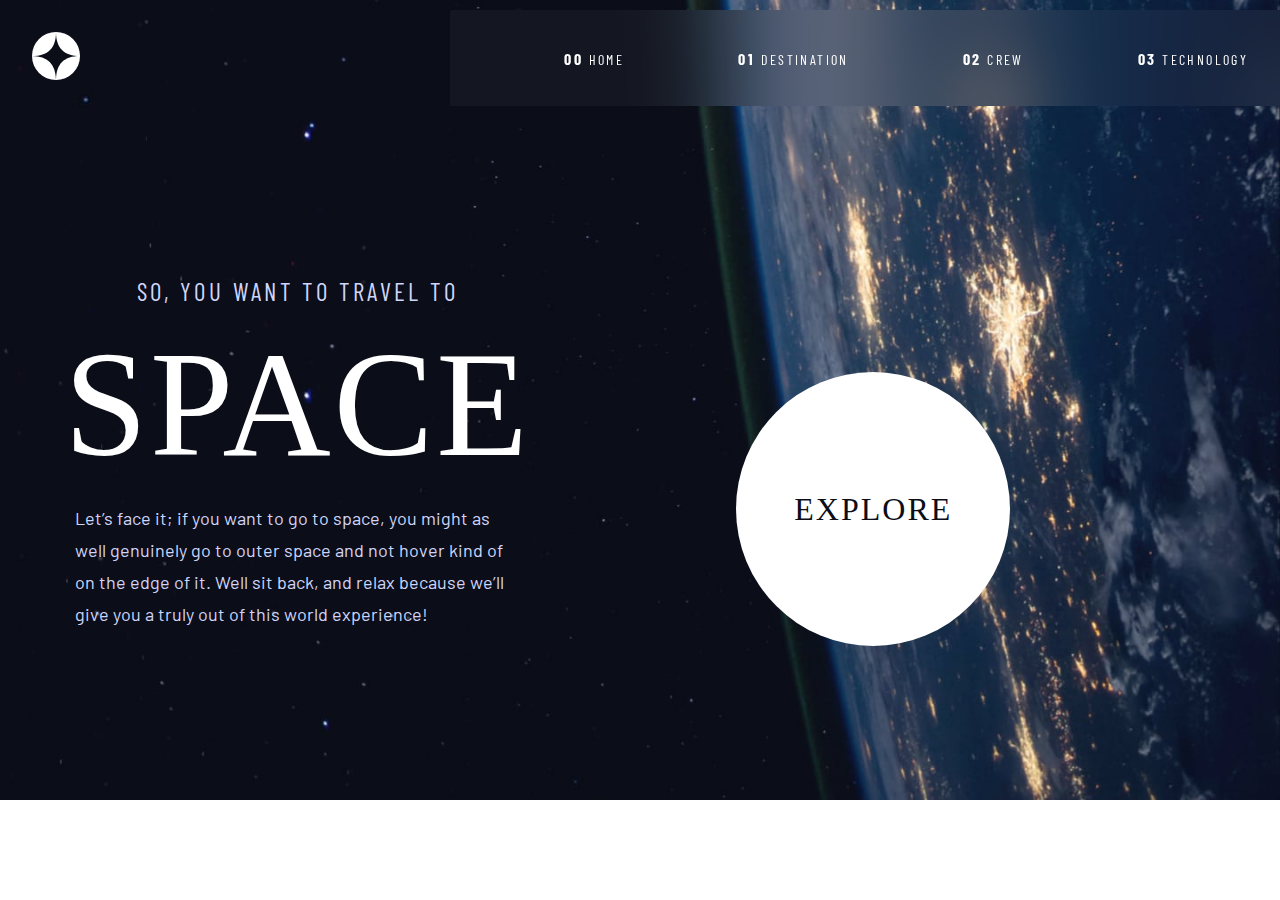
<file: index.html>
<!DOCTYPE html>
<html lang="en">
<head>
  <meta charset="UTF-8">
  <meta name="viewport" content="width=device-width, initial-scale=1.0">
  <link rel="stylesheet" href="./styles/index.css">
  <!-- <link rel="stylesheet" href="output.css"> -->
  <link rel="preconnect" href="https://fonts.googleapis.com">
  <link rel="preconnect" href="https://fonts.googleapis.com">
  <link rel="preconnect" href="https://fonts.gstatic.com" crossorigin>
  <link href="https://fonts.googleapis.com/css2?family=Bellefair&display=swap" rel="stylesheet">
  <link rel="preconnect" href="https://fonts.gstatic.com" crossorigin>
  <link href="https://fonts.googleapis.com/css2?family=Barlow&family=Barlow+Condensed&display=swap" rel="stylesheet">
  <link rel="icon" type="image/png" sizes="32x32" href="./assets/favicon-32x32.png">
  <title>Space tourism Home</title>
</head>
<body>
  <header>
    <div class="header__logo">
      <a href="index.html"><img src="./assets/shared/logo.svg" alt="logo"></a>
    </div>
    <hr class="bwtween">
    <button class="mobile-nav-toggle" aria-controls="primary-navigation" aria-expanded="false"><span class="sr-only"></span></button>
    <div class="navbar_main">
      <ul class="navbar" aria-expanded="false" id="primary-navigation" data-visible="false">
        <li><a href="index.html"><span>00</span> HOME</a></li>
        <li><a href="destination-moon.html"><span>01</span> DESTINATION</a></li>
        <li><a href="crew-commander.html"><span>02</span> CREW</a></li>
        <li><a href="technology-vehicle.html"><span>03</span> TECHNOLOGY</a></li>
      </ul>
    </div>
  </header>
  <hr>
  <main class="hero">
    <div class="hero_text">
      <h3>SO, YOU WANT TO TRAVEL TO</h3>
      <H1>SPACE</H1>
      <P>Let’s face it; if you want to go to space, you might as well genuinely go to outer space and not hover kind of on the edge of it. Well sit back, and relax because we’ll give you a truly out of this world experience!</P>
    </div>
    <div class="hero_img">
        EXPLORE
    </div>
  </main>
  <script src="./nav/nav.js"></script>
</body>
</html>
</file>
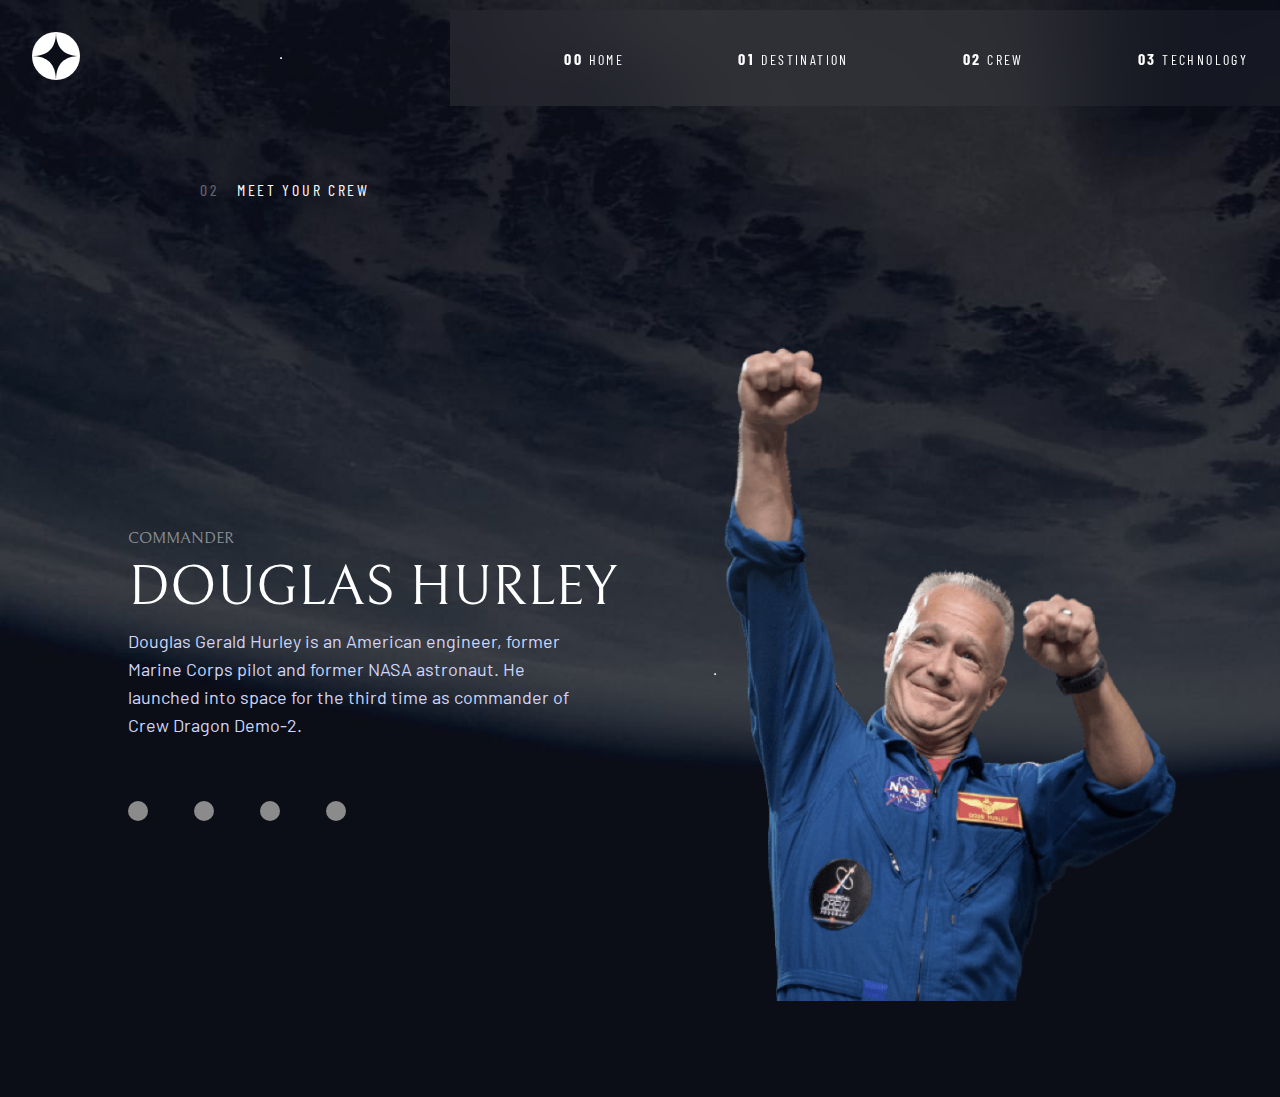
<file: crew-commander.html>
<!DOCTYPE html>
<html lang="en">
<head>
  <meta charset="UTF-8">
  <meta name="viewport" content="width=device-width, initial-scale=1.0">
  <link rel="stylesheet" href="./styles/crew.css">
  <link rel="preconnect" href="https://fonts.googleapis.com">
  <link rel="preconnect" href="https://fonts.googleapis.com">
  <link rel="preconnect" href="https://fonts.gstatic.com" crossorigin>
  <link href="https://fonts.googleapis.com/css2?family=Bellefair&display=swap" rel="stylesheet">
  <link rel="preconnect" href="https://fonts.gstatic.com" crossorigin>
  <link href="https://fonts.googleapis.com/css2?family=Barlow&family=Barlow+Condensed&display=swap" rel="stylesheet">
  <link rel="icon" type="image/png" sizes="32x32" href="./assets/favicon-32x32.png">
  <title>Frontend Mentor | Space tourism website</title>
</head>
<body>
  <header>
    <div class="header__logo">
      <a href="index.html"><img src="./assets/shared/logo.svg" alt="logo"></a>
    </div>
    <hr>
    <div class="navbar_main">
      <ul class="navbar" aria-expanded="false" id="primary-navigation" data-visible="false">
        <li><a href="index.html"><span>00</span> HOME</a></li>
        <li><a href="destination-moon.html"><span>01</span> DESTINATION</a></li>
        <li><a href="crew-commander.html"><span>02</span> CREW</a></li>
        <li><a href="technology-vehicle.html"><span>03</span> TECHNOLOGY</a></li>
      </ul>
    </div>
    <button class="mobile-nav-toggle" aria-controls="primary-navigation" aria-expanded="false"><span class="sr-only"></span></button>
  </header>

  <main class="crew__hero">
    <div class="crew-title">
      <h2><span>02</span> MEET YOUR CREW</h2>
    </div>
    <div class="crew__main">
      <div class="crew_hero_img">
        <img src="./assets/crew/image-douglas-hurley.png" alt="douglas hurley">
      </div>
      <hr>
      <div class="dot__main">
        <div class="dot-navigation">
          <a href="crew-commander.html" class="dot"></a>
          <a href="crew-specialist.html" class="dot"></a>
          <a href="crew-pilot.html" class="dot"></a>
          <a href="crew-engineer.html" class="dot"></a>
          <!-- Add more dots as needed -->
        </div>
        <div class="crew_text">
          <div class="crew_about">
           <h1 class="title">COMMANDER</h1>
           <h1 class="name">DOUGLAS HURLEY</h1>
           <p>Douglas Gerald Hurley is an American engineer, former Marine Corps pilot and former NASA astronaut. He launched into space for the third time as commander of Crew Dragon Demo-2.</p>
          </div>
      </div>
        <!-- <H1>SPACE</H1>
        <P>Let’s face it; if you want to go to space, you might as well genuinely go to outer space and not hover kind of on the edge of it. Well sit back, and relax because we’ll give you a truly out of this world experience!</P> -->
      </div>
    </div>
  </main>
  <script src="./nav/nav.js" defer></script>
</body>
</html>
</file>
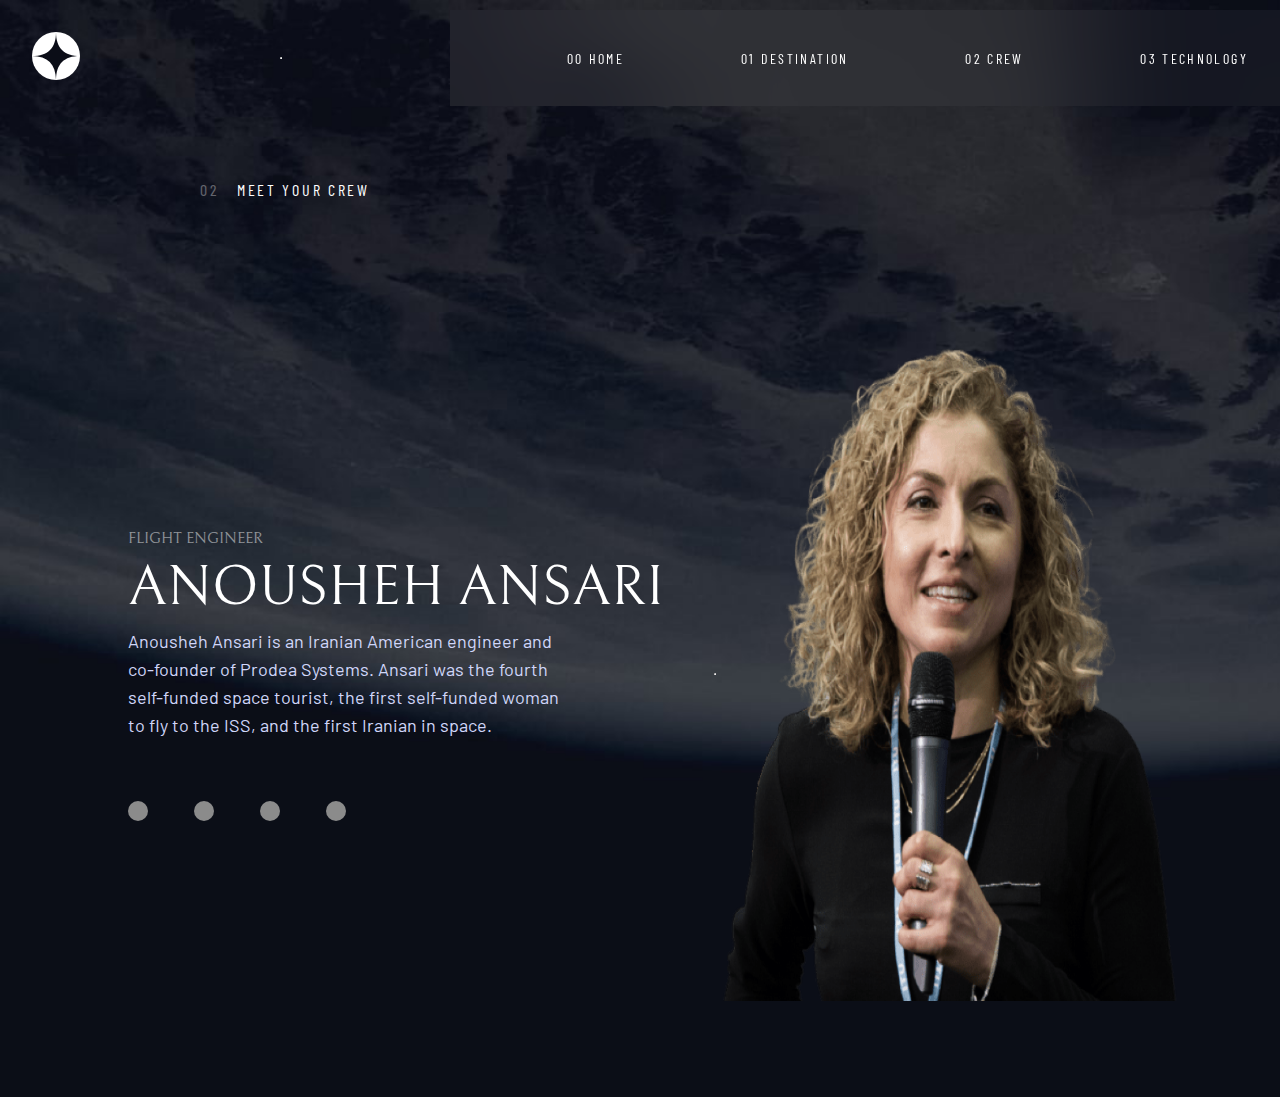
<file: crew-engineer.html>
<!DOCTYPE html>
<html lang="en">
<head>
  <meta charset="UTF-8">
  <meta name="viewport" content="width=device-width, initial-scale=1.0">
  <link rel="icon" type="image/png" sizes="32x32" href="./assets/favicon-32x32.png">
  <link rel="stylesheet" href="./styles/crew.css">
  <link rel="preconnect" href="https://fonts.googleapis.com">
  <link rel="preconnect" href="https://fonts.googleapis.com">
  <link rel="preconnect" href="https://fonts.gstatic.com" crossorigin>
  <link href="https://fonts.googleapis.com/css2?family=Bellefair&display=swap" rel="stylesheet">
  <link rel="preconnect" href="https://fonts.gstatic.com" crossorigin>
  <link href="https://fonts.googleapis.com/css2?family=Barlow&family=Barlow+Condensed&display=swap" rel="stylesheet">
  <title>Frontend Mentor | Space tourism website</title>
</head>
<body>
  <header>
    <div class="header__logo">
      <a href="index.html"><img src="./assets/shared/logo.svg" alt="logo"></a>
    </div>
    <hr>
    <div class="navbar_main">
      <ul class="navbar" aria-expanded="false" id="primary-navigation" data-visible="false">
        <li><a href="index.html">00 HOME</a></li>
        <li><a href="destination-moon.html">01 DESTINATION</a></li>
        <li><a href="crew-commander.html">02 CREW</a></li>
        <li><a href="technology-vehicle.html">03 TECHNOLOGY</a></li>
      </ul>
    </div>
    <button class="mobile-nav-toggle" aria-controls="primary-navigation" aria-expanded="false"><span class="sr-only"></span></button>
  </header>

  <main class="crew__hero">
    <div class="crew-title">
      <h2><span class="">02</span> MEET YOUR CREW</h2>
    </div>
    <div class="crew__main">
      <div class="crew_hero_img">
        <a href="index.html"><img src="./assets/crew/image-anousheh-ansari.png" alt="anoush ansari"></a>
      </div>
      <hr>
      <div class="dot__main">
        <div class="dot-navigation">
          <a href="crew-commander.html" class="dot"></a>
          <a href="crew-specialist.html" class="dot"></a>
          <a href="crew-pilot.html" class="dot"></a>
          <a href="crew-engineer.html" class="dot"></a>
          <!-- Add more dots as needed -->
        </div>
        <div class="crew_text">
          <div class="crew_about">
           <h1 class="title">FLIGHT ENGINEER</h1>
           <h1 class="name">ANOUSHEH ANSARI</h1>
           <p>Anousheh Ansari is an Iranian American engineer and co-founder of Prodea Systems. Ansari was the fourth self-funded space tourist, the first self-funded woman to fly to the ISS, and the first Iranian in space. </p>
          </div>
      </div>
        <!-- <H1>SPACE</H1>
        <P>Let’s face it; if you want to go to space, you might as well genuinely go to outer space and not hover kind of on the edge of it. Well sit back, and relax because we’ll give you a truly out of this world experience!</P> -->
      </div>
    </div>
  </main>
  <script src="./nav/nav.js" defer></script>
</body>
</html>
</file>
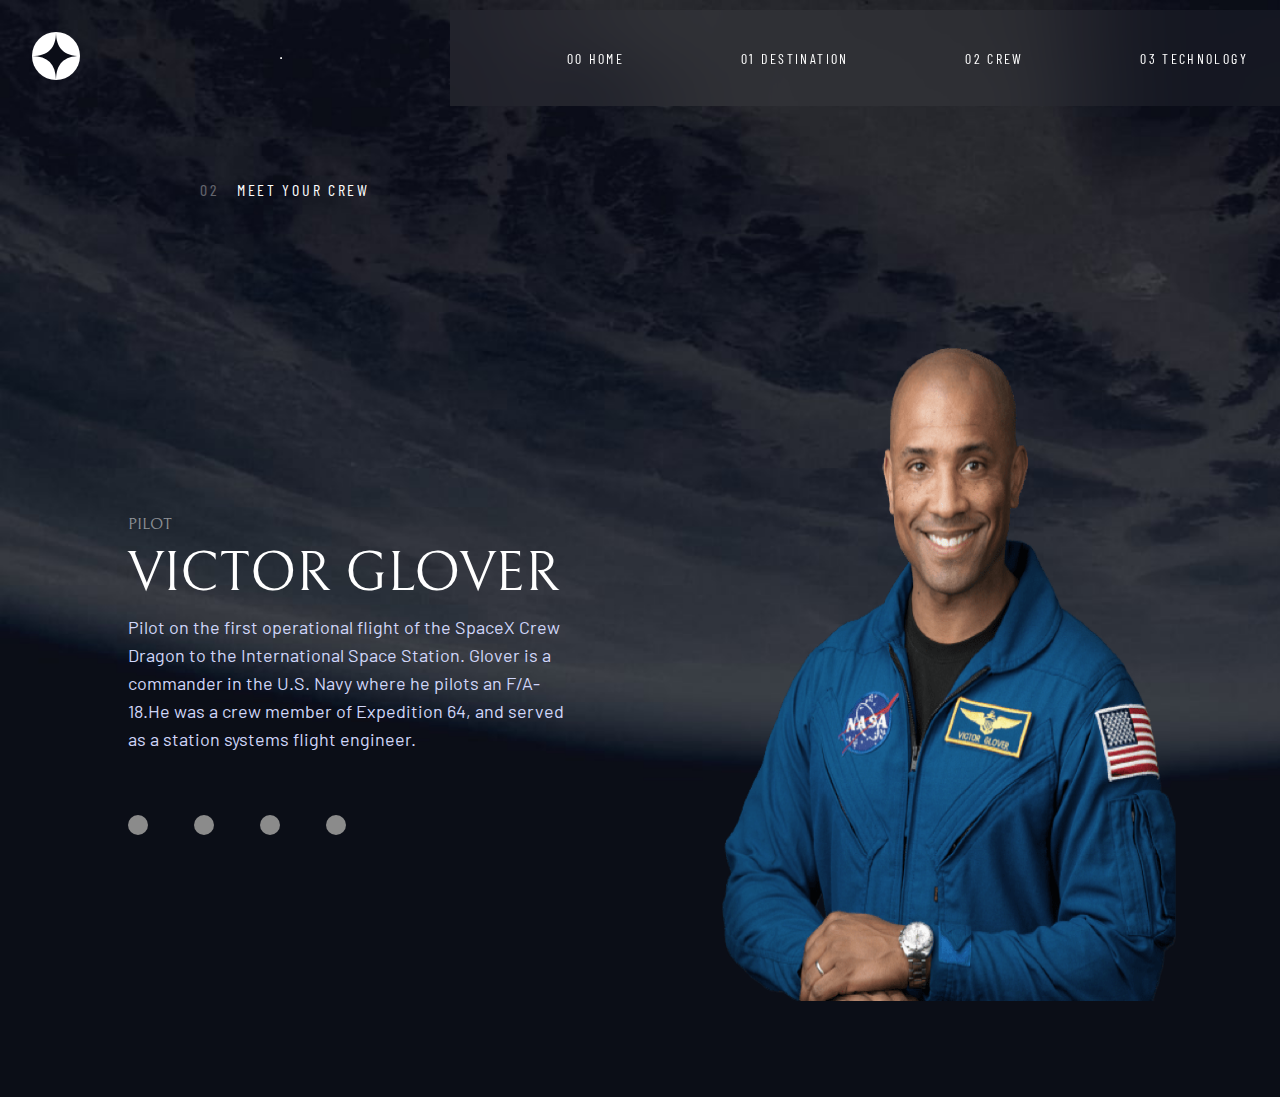
<file: crew-pilot.html>
<!DOCTYPE html>
<html lang="en">
<head>
  <meta charset="UTF-8">
  <meta name="viewport" content="width=device-width, initial-scale=1.0">
  <link rel="icon" type="image/png" sizes="32x32" href="./assets/favicon-32x32.png">
  <link rel="stylesheet" href="./styles/crew.css">
  <link rel="preconnect" href="https://fonts.googleapis.com">
  <link rel="preconnect" href="https://fonts.googleapis.com">
  <link rel="preconnect" href="https://fonts.gstatic.com" crossorigin>
  <link href="https://fonts.googleapis.com/css2?family=Bellefair&display=swap" rel="stylesheet">
  <link rel="preconnect" href="https://fonts.gstatic.com" crossorigin>
  <link href="https://fonts.googleapis.com/css2?family=Barlow&family=Barlow+Condensed&display=swap" rel="stylesheet">  
  <title>Frontend Mentor | Space tourism website</title>
  
  
</head>
<body>
  <header>
    <div class="header__logo">
      <a href="index.html"><img src="./assets/shared/logo.svg" alt="logo"></a>
    </div>
    <hr>
    <div class="navbar_main">
      <ul class="navbar" aria-expanded="false" id="primary-navigation" data-visible="false">
        <li><a href="index.html">00 HOME</a></li>
        <li><a href="destination-moon.html">01 DESTINATION</a></li>
        <li><a href="crew-commander.html">02 CREW</a></li>
        <li><a href="technology-vehicle.html">03 TECHNOLOGY</a></li>
      </ul>
    </div>
    <button class="mobile-nav-toggle" aria-controls="primary-navigation" aria-expanded="false"><span class="sr-only"></span></button>
  </header>

  <main class="crew__hero">
    <div class="crew-title">
      <h2><span class="">02</span> MEET YOUR CREW</h2>
    </div>
    <div class="crew__main">
      <div class="crew_hero_img">
        <img src="./assets/crew/image-victor-glover.png" alt="victor">
      </div>
      <div class="dot__main">
        <div class="dot-navigation">
          <a href="crew-commander.html" class="dot"></a>
          <a href="crew-specialist.html" class="dot"></a>
          <a href="crew-pilot.html" class="dot"></a>
          <a href="crew-engineer.html" class="dot"></a>
          <!-- Add more dots as needed -->
        </div>
        <div class="crew_text">
          <div class="crew_about">
           <h1 class="title">PILOT</h1>
           <h1 class="name">VICTOR GLOVER</h1>
           <p>Pilot on the first operational flight of the SpaceX Crew Dragon to the International Space Station. Glover is a commander in the U.S. Navy where he pilots an F/A-18.He was a crew member of Expedition 64, and served as a station systems flight engineer. </p> 
          </div>
      </div>
        <!-- <H1>SPACE</H1>
        <P>Let’s face it; if you want to go to space, you might as well genuinely go to outer space and not hover kind of on the edge of it. Well sit back, and relax because we’ll give you a truly out of this world experience!</P> -->
      </div>
    </div>
  </main>
  <script src="./nav/nav.js" defer></script>
</body>
</html>
</file>
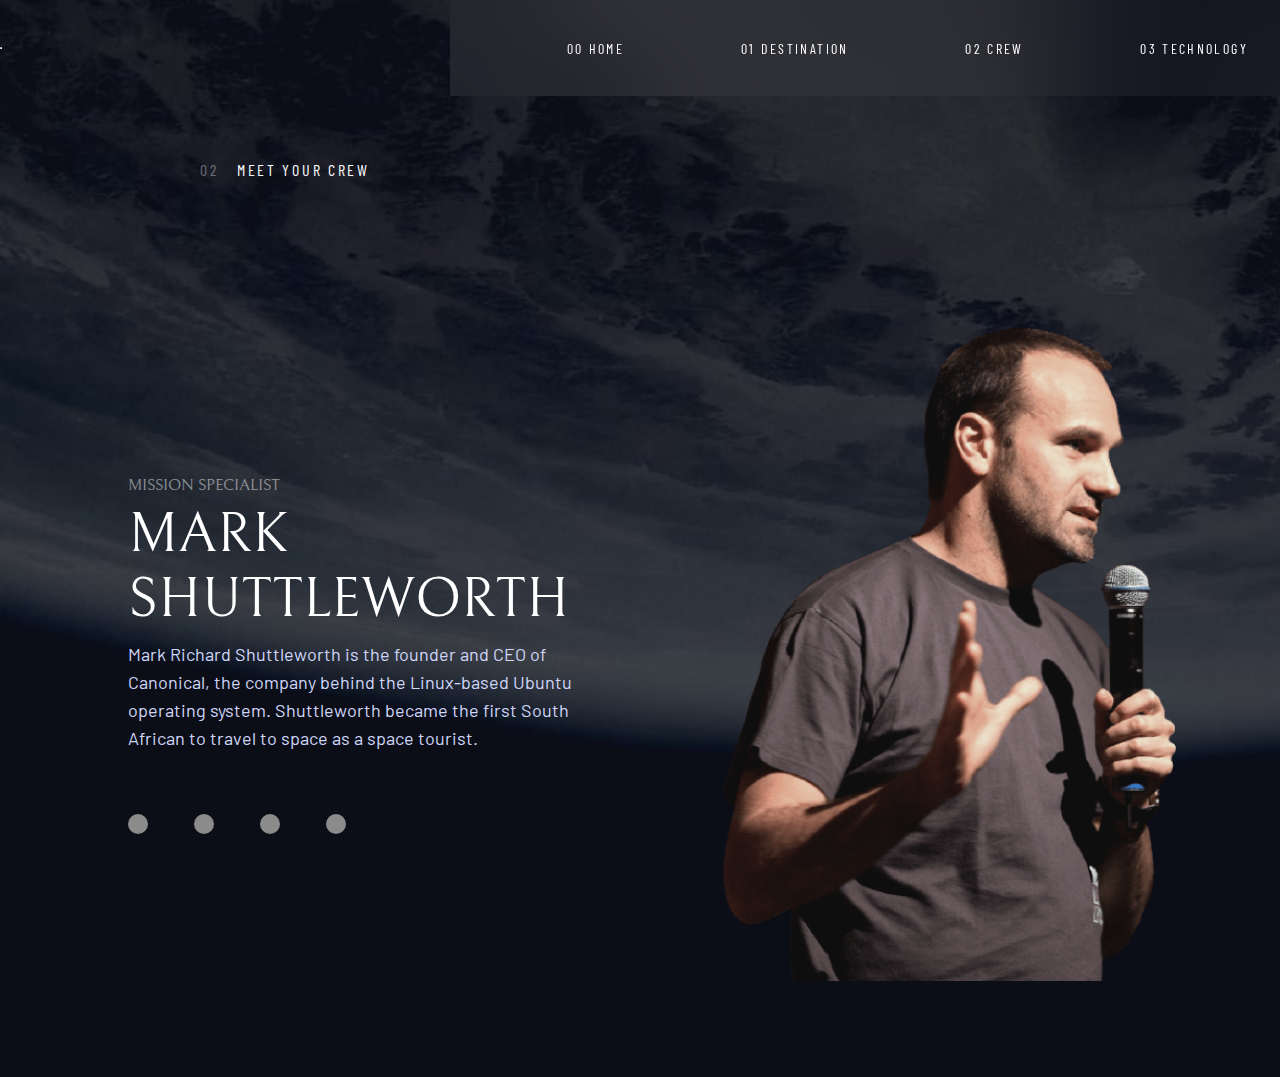
<file: crew-specialist.html>
<!DOCTYPE html>
<html lang="en">
<head>
  <meta charset="UTF-8">
  <meta name="viewport" content="width=device-width, initial-scale=1.0">
  <link rel="icon" type="image/png" sizes="32x32" href="./assets/favicon-32x32.png">
  <link rel="stylesheet" href="./styles/crew.css">
  <link rel="preconnect" href="https://fonts.googleapis.com">
  <link rel="preconnect" href="https://fonts.googleapis.com">
  <link rel="preconnect" href="https://fonts.gstatic.com" crossorigin>
  <link href="https://fonts.googleapis.com/css2?family=Bellefair&display=swap" rel="stylesheet">
  <link rel="preconnect" href="https://fonts.gstatic.com" crossorigin>
  <link href="https://fonts.googleapis.com/css2?family=Barlow&family=Barlow+Condensed&display=swap" rel="stylesheet">  
  <title>Frontend Mentor | Space tourism website</title>
</head>
<body>
  <header>
    <button class="mobile-nav-toggle" aria-controls="primary-navigation" aria-expanded="false"><span class="sr-only"></span></button>
    <hr>
    <div class="navbar_main">
      <ul class="navbar" aria-expanded="false" id="primary-navigation" data-visible="false">
        <li><a href="index.html">00 HOME</a></li>
        <li><a href="destination-moon.html">01 DESTINATION</a></li>
        <li><a href="crew-commander.html">02 CREW</a></li>
        <li><a href="technology-vehicle.html">03 TECHNOLOGY</a></li>
      </ul>
    </div>
    <button class="mobile-nav-toggle" aria-controls="primary-navigation" aria-expanded="false"><span class="sr-only"></span></button>
  </header>

  <main class="crew__hero">
    <div class="crew-title">
      <h2><span class="">02</span> MEET YOUR CREW</h2>
    </div>
    <div class="crew__main">
      <div class="crew_hero_img">
        <a href="index.html"><img src="./assets/crew/image-mark-shuttleworth.png" alt="mark"></a>
      </div>
      <div class="dot__main">
        <div class="dot-navigation">
          <a href="crew-commander.html" class="dot"></a>
          <a href="crew-specialist.html" class="dot"></a>
          <a href="crew-pilot.html" class="dot"></a>
          <a href="crew-engineer.html" class="dot"></a>
          <!-- Add more dots as needed -->
        </div>
        <div class="crew_text">
          <div class="crew_about">
           <h1 class="title">MISSION SPECIALIST</h1>
           <h1 class="name">MARK SHUTTLEWORTH</h1>
           <P>Mark Richard Shuttleworth is the founder and CEO of Canonical, the company behind the Linux-based Ubuntu operating system. Shuttleworth became the first South African to travel to space as a space tourist.</P>
          </div>
      </div>
        <!-- <H1>SPACE</H1>
        <P>Let’s face it; if you want to go to space, you might as well genuinely go to outer space and not hover kind of on the edge of it. Well sit back, and relax because we’ll give you a truly out of this world experience!</P> -->
      </div>
    </div>
    <script src="./nav/nav.js" defer></script>
  </main>
</body>
</html>
</file>
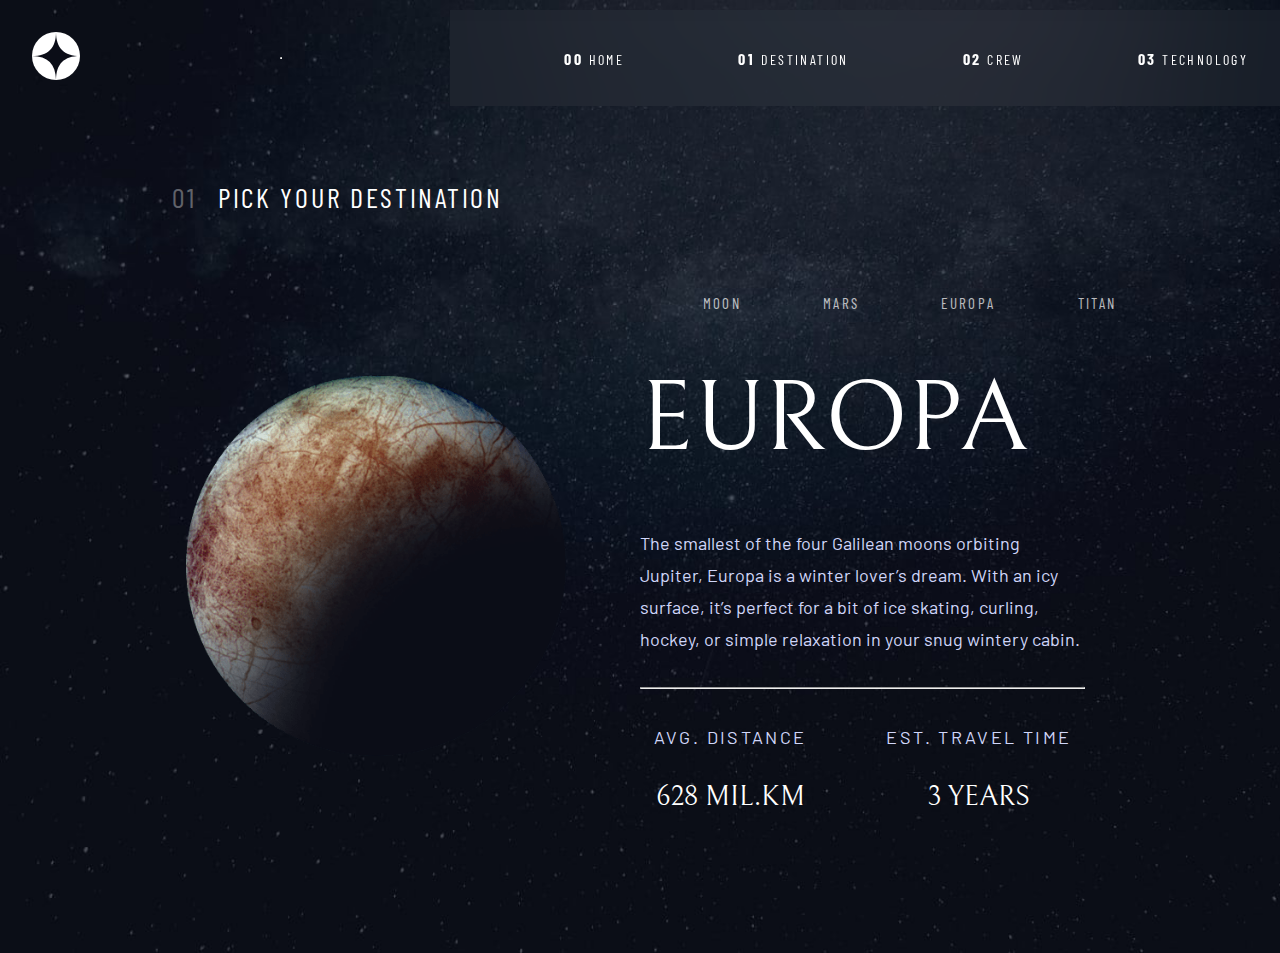
<file: destination-europa.html>
<!DOCTYPE html>
<html lang="en">
<head>
  <meta charset="UTF-8">
  <meta name="viewport" content="width=device-width, initial-scale=1.0">
  <link rel="icon" type="image/png" sizes="32x32" href="./assets/favicon-32x32.png">
  <link rel="stylesheet" href="./styles/destiny.css">
  <link rel="icon" type="image/png" sizes="32x32" href="./assets/favicon-32x32.png">
  <link rel="preconnect" href="https://fonts.googleapis.com">
  <link rel="preconnect" href="https://fonts.googleapis.com">
  <link rel="preconnect" href="https://fonts.gstatic.com" crossorigin>
  <link href="https://fonts.googleapis.com/css2?family=Bellefair&display=swap" rel="stylesheet">
  <link rel="preconnect" href="https://fonts.gstatic.com" crossorigin>
  <link href="https://fonts.googleapis.com/css2?family=Barlow&family=Barlow+Condensed&display=swap" rel="stylesheet">
  <title>Frontend Mentor | Space tourism website</title>
</head>
<body>
  <header>
    <div class="header__logo">
      <a href="index.html"><img src="./assets/shared/logo.svg" alt="logo"></a>
    </div>
    <hr>
    <div class="navbar_main">
      <ul class="navbar" aria-expanded="false" id="primary-navigation" data-visible="false">
        <li><a href="index.html"><span>00</span> HOME</a></li>
        <li><a href="destination-moon.html"><span>01</span> DESTINATION</a></li>
        <li><a href="crew-commander.html"><span>02</span> CREW</a></li>
        <li><a href="technology-vehicle.html"><span>03</span> TECHNOLOGY</a></li>
      </ul>
    </div>
    <button class="mobile-nav-toggle" aria-controls="primary-navigation" aria-expanded="false"><span class="sr-only"></span></button>
  </header>

  <main class="destiny__hero">
    <div class="des_choose">
      <h2><span class="">01</span> PICK YOUR DESTINATION</h2>
    </div>
    <div class="destiny__main">
      <div class="destiny_hero_img">
        <img src="./assets/destination/image-europa.png" alt="mars">
      </div>
      <div class="hero_text">
        <div class="destiny_nav">
          <ul class="moon-pages">
            <a href="destination-moon.html"><li>MOON</li></a>
            <a href="destination-mars.html"><li>MARS</li></a>
            <a href="destination-europa.html"><li>EUROPA</li></a>
            <a href="destination-titan.html"><li>TITAN</li></a>
          </ul>
        </div>
        <div class="destiny_text">
          <h1>EUROPA</h1>
          <p>The smallest of the four Galilean moons orbiting Jupiter, Europa is a winter lover’s dream. With an icy surface, it’s perfect for a bit of ice skating, curling, hockey, or simple relaxation in your snug wintery cabin.</p>
          <hr>
          <div class="destiny_time">
            <div>
              <p>AVG. DISTANCE</p>
              <h2>628 MIL.KM</h2>
            </div>
            <div>
              <p>EST. TRAVEL TIME</p>
              <h2>3 YEARS</h2>
            </div>
          </div>
        </div>
        <script src="./nav/nav.js" defer></script>    
</body>
</html>
</file>
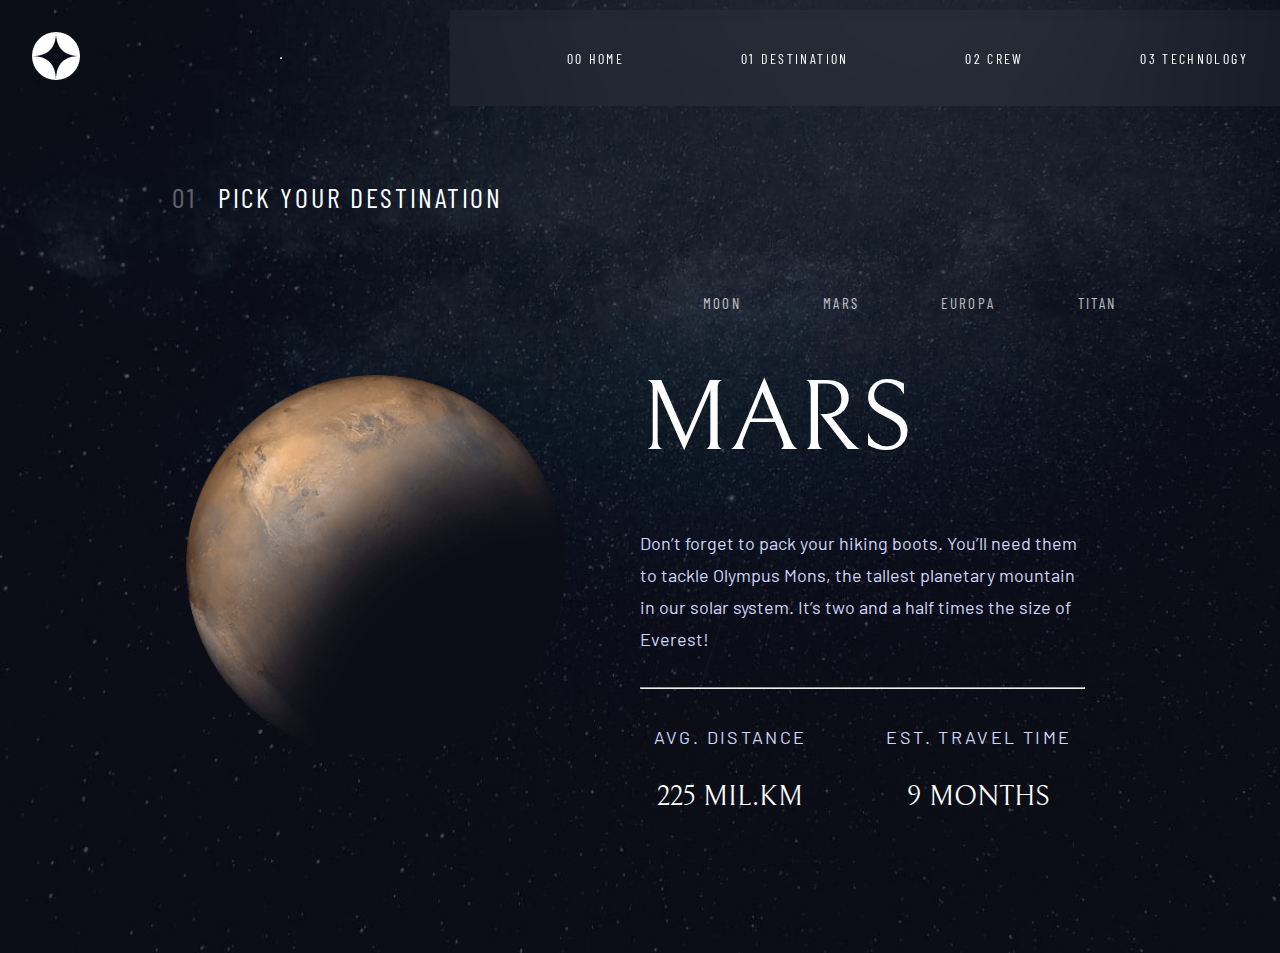
<file: destination-mars.html>
<!DOCTYPE html>
<html lang="en">
<head>
  <meta charset="UTF-8">
  <meta name="viewport" content="width=device-width, initial-scale=1.0">
  <link rel="stylesheet" href="./styles/destiny.css">
  <link rel="icon" type="image/png" sizes="32x32" href="./assets/favicon-32x32.png">
  <link rel="preconnect" href="https://fonts.googleapis.com">
  <link rel="preconnect" href="https://fonts.googleapis.com">
  <link rel="preconnect" href="https://fonts.gstatic.com" crossorigin>
  <link href="https://fonts.googleapis.com/css2?family=Bellefair&display=swap" rel="stylesheet">
  <link rel="preconnect" href="https://fonts.gstatic.com" crossorigin>
  <link href="https://fonts.googleapis.com/css2?family=Barlow&family=Barlow+Condensed&display=swap" rel="stylesheet">
  <title>Frontend Mentor | Space tourism website</title>
</head>
<body>
  <header>
    <div class="header__logo">
      <a href="index.html"><img src="./assets/shared/logo.svg" alt="logo"></a>
    </div>
    <hr>
    <div class="navbar_main">
      <ul class="navbar" aria-expanded="false" id="primary-navigation" data-visible="false">
        <li><a href="index.html">00 HOME</a></li>
        <li><a href="destination-moon.html">01 DESTINATION</a></li>
        <li><a href="crew-commander.html">02 CREW</a></li>
        <li><a href="technology-vehicle.html">03 TECHNOLOGY</a></li>
      </ul>
    </div>
  </header>
  <button class="mobile-nav-toggle" aria-controls="primary-navigation" aria-expanded="false"><span class="sr-only"></span></button>

  <main class="destiny__hero">
    <div class="des_choose">
      <h2><span class="">01</span> PICK YOUR DESTINATION</h2>
    </div>
    <div class="destiny__main">
      <div class="destiny_hero_img">
        <img src="./assets/destination/image-mars.png" alt="mars">
      </div>
      <div class="hero_text">
        <div class="destiny_nav">
          <ul class="moon-pages">
            <a href="destination-moon.html"><li>MOON</li></a>
            <a href="destination-mars.html"><li>MARS</li></a>
            <a href="destination-europa.html"><li>EUROPA</li></a>
            <a href="destination-titan.html"><li>TITAN</li></a>
          </ul>
        </div>
        <div class="destiny_text">
          <h1>MARS</h1>
          <p>Don’t forget to pack your hiking boots. You’ll need them to tackle Olympus Mons, the tallest planetary mountain in our solar system. It’s two and a half times the size of Everest!</p>
          <hr>
          <div class="destiny_time">
            <div>
              <p>AVG. DISTANCE</p>
              <h2>225 MIL.KM</h2>
            </div>
            <div>
              <p>EST. TRAVEL TIME</p>
              <h2>9 MONTHS</h2>
            </div>
          </div>
        </div>
        <script src="./nav/nav.js" defer></script>
   
</body>
</html>
</file>
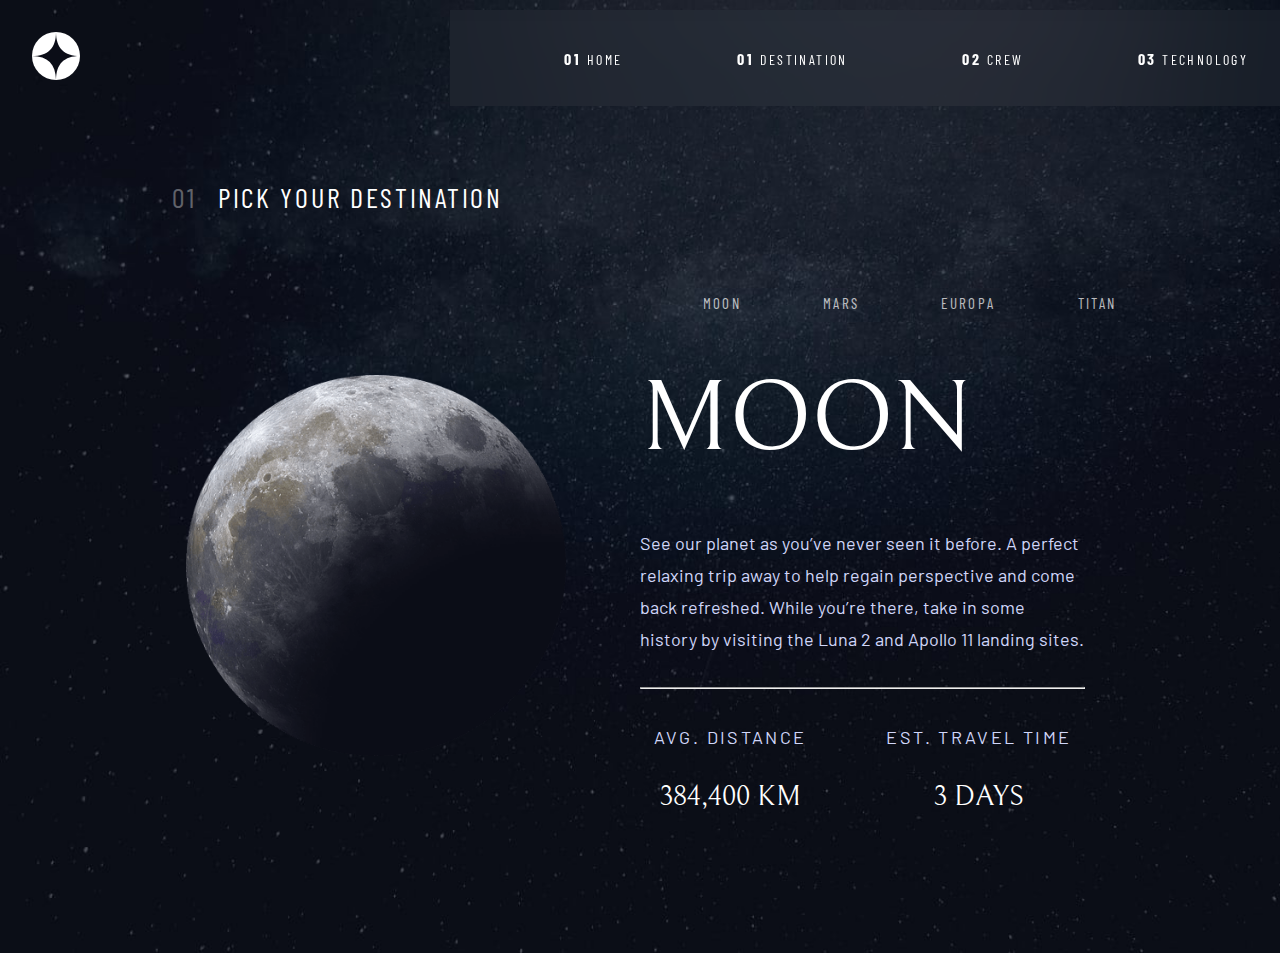
<file: destination-moon.html>
<!DOCTYPE html>
<html lang="en">
<head>
  <meta charset="UTF-8">
  <meta name="viewport" content="width=device-width, initial-scale=1.0">
  <link rel="stylesheet" href="./styles/destiny.css">
  <link rel="icon" type="image/png" sizes="32x32" href="./assets/favicon-32x32.png">
  <link rel="preconnect" href="https://fonts.googleapis.com">
  <link rel="preconnect" href="https://fonts.googleapis.com">
  <link rel="preconnect" href="https://fonts.gstatic.com" crossorigin>
  <link href="https://fonts.googleapis.com/css2?family=Bellefair&display=swap" rel="stylesheet">
  <link rel="preconnect" href="https://fonts.gstatic.com" crossorigin>
  <link href="https://fonts.googleapis.com/css2?family=Barlow&family=Barlow+Condensed&display=swap" rel="stylesheet">
  
  <title>Frontend Mentor | Space tourism website</title>
</head>
<body>
  <header>
    <div class="header__logo">
      <a href="index.html"><img src="./assets/shared/logo.svg" alt="logo"></a>
    </div>
    <div class="navbar_main">
      <ul class="navbar" aria-expanded="false" id="primary-navigation" data-visible="false">
        <li><a href="index.html"><span>01</span> HOME</a></li>
        <li><a href="destination-moon.html"><span>01</span> DESTINATION</a></li>
        <li><a href="crew-commander.html"><span>02</span> CREW</a></li>
        <li><a href="technology-vehicle.html"><span>03</span> TECHNOLOGY</a></li>
      </ul>
    </div>
    <button class="mobile-nav-toggle" aria-controls="primary-navigation" aria-expanded="false"><span class="sr-only"></span></button>    
  </header>

  <main class="destiny__hero">
    <div class="des_choose">
      <h2><span class="">01</span> PICK YOUR DESTINATION</h2>
    </div>
    <div class="destiny__main">
      <div class="destiny_hero_img">
        <img src="./assets/destination/image-moon.png" alt="moon">
      </div>
      <div class="hero_text">
        <div class="destiny_nav">
          <ul class="moon-pages">
            <a href="destination-moon.html"><li>MOON</li></a>
            <a href="destination-mars.html"><li>MARS</li></a>
            <a href="destination-europa.html"><li>EUROPA</li></a>
            <a href="destination-titan.html"><li>TITAN</li></a>
          </ul>
        </div>
        <div class="destiny_text">
          <h1>MOON</h1>
          <p>See our planet as you’ve never seen it before. A perfect relaxing trip away to help regain perspective and come back refreshed. While you’re there, take in some history by visiting the Luna 2 and Apollo 11 landing sites.</p>
          <hr>
          <div class="destiny_time">
            <div>
              <p>AVG. DISTANCE</p>
              <h2>384,400 KM</h2>
            </div>
            <div>
              <p>EST. TRAVEL TIME</p>
              <h2>3 DAYS</h2>
            </div>
          </div>
        </div>
        <!-- <H1>SPACE</H1>
        <P>Let’s face it; if you want to go to space, you might as well genuinely go to outer space and not hover kind of on the edge of it. Well sit back, and relax because we’ll give you a truly out of this world experience!</P> -->
      </div>
    </div>
  </main>
  <script src="./nav/nav.js" defer></script>
</body>
</html>
</file>
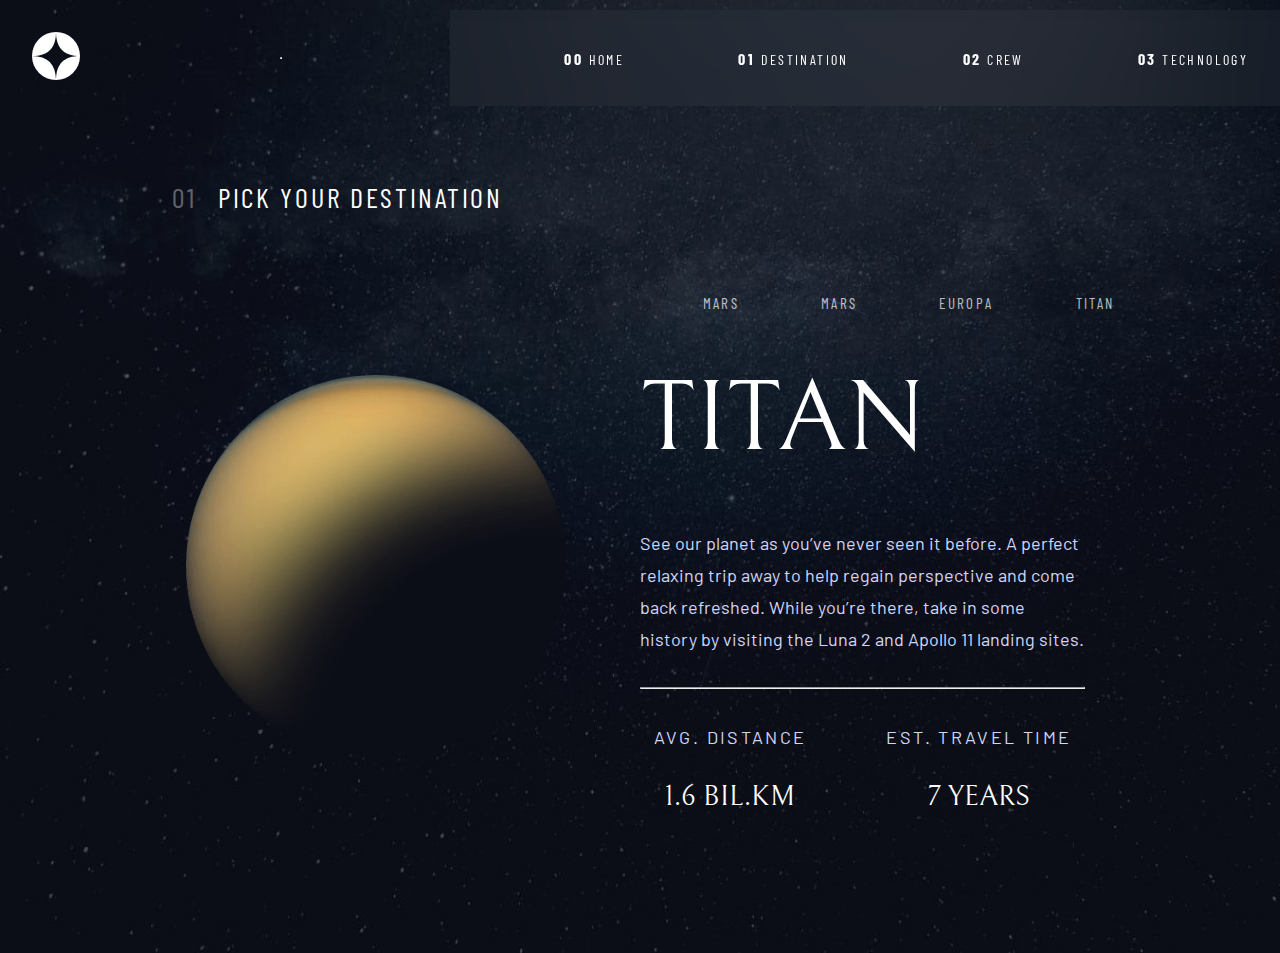
<file: destination-titan.html>
<!DOCTYPE html>
<html lang="en">
<head>
  <meta charset="UTF-8">
  <meta name="viewport" content="width=device-width, initial-scale=1.0">
  <link rel="icon" type="image/png" sizes="32x32" href="./assets/favicon-32x32.png">
  <link rel="stylesheet" href="./styles/destiny.css">
  <link rel="icon" type="image/png" sizes="32x32" href="./assets/favicon-32x32.png">
  <link rel="preconnect" href="https://fonts.googleapis.com">
  <link rel="preconnect" href="https://fonts.googleapis.com">
  <link rel="preconnect" href="https://fonts.gstatic.com" crossorigin>
  <link href="https://fonts.googleapis.com/css2?family=Bellefair&display=swap" rel="stylesheet">
  <link rel="preconnect" href="https://fonts.gstatic.com" crossorigin>
  <link href="https://fonts.googleapis.com/css2?family=Barlow&family=Barlow+Condensed&display=swap" rel="stylesheet">
  <title>Frontend Mentor | Space tourism website</title>
</head>
<body>
  <header>
    <div class="header__logo">
      <a href="index.html"><img src="./assets/shared/logo.svg" alt="logo"></a>
    </div>
    <hr>
    <div class="destiny_main">
      <ul class="navbar" aria-expanded="false" id="primary-navigation" data-visible="false">
        <li><a href="index.html"><span>00</span> HOME</a></li>
        <li><a href="destination-moon.html"><span>01</span> DESTINATION</a></li>
        <li><a href="crew-commander.html"><span>02</span> CREW</a></li>
        <li><a href="technology-vehicle.html"><span>03</span> TECHNOLOGY</a></li>
      </ul>
    </div>
    <button class="mobile-nav-toggle" aria-controls="primary-navigation" aria-expanded="false"><span class="sr-only"></span></button>
  </header>

  <main class="destiny__hero">
    <div class="des_choose">
      <h2><span class="">01</span> PICK YOUR DESTINATION</h2>
    </div>
    <div class="destiny__main">
      <div class="destiny_hero_img">
        <img src="./assets/destination/image-titan.png" alt="moon">
      </div>
      <div class="hero_text">
        <div class="destiny_nav">
          <ul class="moon-pages">
            <a href="destination-mars.html"><li>MARS</li></a>
            <a href="destination-mars.html"><li>MARS</li></a>
            <a href="destination-europa.html"><li>EUROPA</li></a>
            <a href="destination-titan.html"><li>TITAN</li></a>
          </ul>
        </div>
        <div class="destiny_text">
          <h1>TITAN</h1>
          <p>See our planet as you’ve never seen it before. A perfect relaxing trip away to help regain perspective and come back refreshed. While you’re there, take in some history by visiting the Luna 2 and Apollo 11 landing sites.</p>
          <hr>
          <div class="destiny_time">
            <div>
              <p>AVG. DISTANCE</p>
              <h2>1.6 BIL.KM</h2>
            </div>
            <div>
              <p>EST. TRAVEL TIME</p>
              <h2>7 YEARS</h2>
            </div>
          </div>
        </div>
        <!-- <H1>SPACE</H1>
        <P>Let’s face it; if you want to go to space, you might as well genuinely go to outer space and not hover kind of on the edge of it. Well sit back, and relax because we’ll give you a truly out of this world experience!</P> -->
      </div>
    </div>
  </main>
  <script src="./nav/nav.js" defer></script>
</body>
</html>
</file>
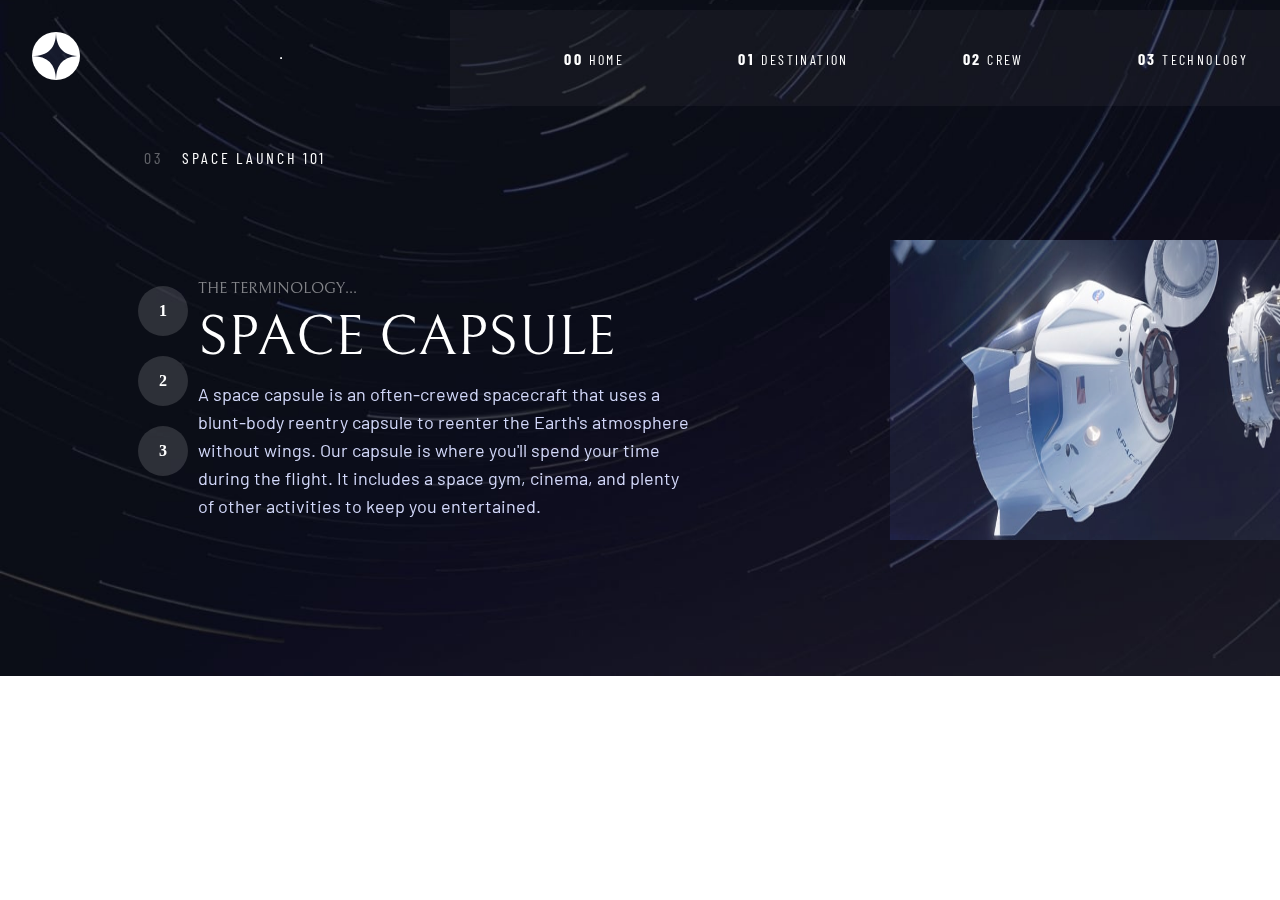
<file: technology-capsule.html>
<!DOCTYPE html>
<html lang="en">
<head>
  <meta charset="UTF-8">
  <meta name="viewport" content="width=device-width, initial-scale=1.0">
  <link rel="icon" type="image/png" sizes="32x32" href="./assets/favicon-32x32.png">
  <link rel="stylesheet" href="./styles/technology.css">
  <link rel="preconnect" href="https://fonts.googleapis.com">
  <link rel="preconnect" href="https://fonts.googleapis.com">
  <link rel="preconnect" href="https://fonts.gstatic.com" crossorigin>
  <link href="https://fonts.googleapis.com/css2?family=Bellefair&display=swap" rel="stylesheet">
  <link rel="preconnect" href="https://fonts.gstatic.com" crossorigin>
  <link href="https://fonts.googleapis.com/css2?family=Barlow&family=Barlow+Condensed&display=swap" rel="stylesheet">
  <title>Frontend Mentor | Space tourism website</title>
</head>
<body>
  <header>
    <div class="header__logo">
      <a href="index.html"><img src="./assets/shared/logo.svg" alt="logo"></a>
    </div>
    <hr>
    <div class="navbar_main">
      <ul class="navbar" aria-expanded="false" id="primary-navigation" data-visible="false">
        <li><a href="index.html"><span>00</span> HOME</a></li>
        <li><a href="destination-moon.html"><span>01</span> DESTINATION</a></li>
        <li><a href="crew-commander.html"><span>02</span> CREW</a></li>
        <li><a href="technology-vehicle.html"><span>03</span> TECHNOLOGY</a></li>
      </ul>
    </div>
    <button class="mobile-nav-toggle" aria-controls="primary-navigation" aria-expanded="false"><span class="sr-only"></span></button>
  </header>

  <main class="tech__hero">
    <div class="tech-title">
      <h2><span class="">03</span> SPACE LAUNCH 101</h2>
    </div>
    <div class="tech__main">
      <div class="tech_hero_img">
        <img src="./assets/technology/image-space-capsule-landscape.jpg" alt="vehicle">
      </div>
      <div class="tech_hero_text">
        <div class="oval-navigation">
          <a href="technology-vehicle.html">1</a>
          <a href="technology-spaceport.html">2</a>
          <a href="technology-capsule.html">3</a>
          <!-- Add more links as needed -->
        </div>
        <div class="tech_text">
          <h1 class="title">THE TERMINOLOGY...</h1>
          <h1 class="name">SPACE CAPSULE</h1>
          <p>A space capsule is an often-crewed spacecraft that uses a blunt-body reentry capsule to reenter the Earth's atmosphere without wings. Our capsule is where you'll spend your time during the flight. It includes a space gym, cinema, and plenty of other activities to keep you entertained.</p>
        </div>
        <!-- <H1>SPACE</H1>
        <P>Let’s face it; if you want to go to space, you might as well genuinely go to outer space and not hover kind of on the edge of it. Well sit back, and relax because we’ll give you a truly out of this world experience!</P> -->
      </div>
    </div>
  </main>
  <script src="./nav/nav.js" defer></script>
</body>
</html>
</file>
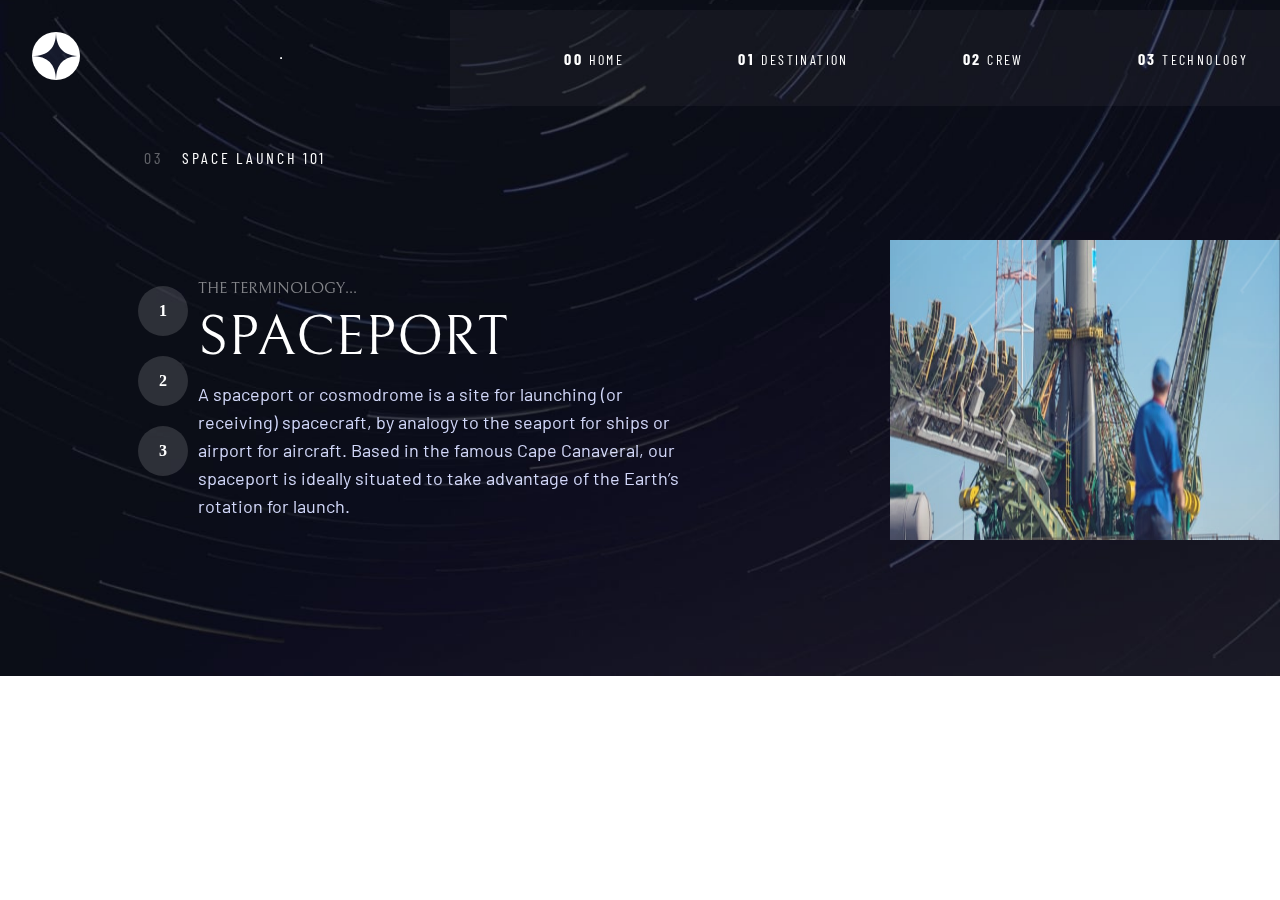
<file: technology-spaceport.html>
<!DOCTYPE html>
<html lang="en">
<head>
  <meta charset="UTF-8">
  <meta name="viewport" content="width=device-width, initial-scale=1.0">
  <link rel="icon" type="image/png" sizes="32x32" href="./assets/favicon-32x32.png">
  <link rel="stylesheet" href="./styles/technology.css">
  <link rel="preconnect" href="https://fonts.googleapis.com">
  <link rel="preconnect" href="https://fonts.googleapis.com">
  <link rel="preconnect" href="https://fonts.gstatic.com" crossorigin>
  <link href="https://fonts.googleapis.com/css2?family=Bellefair&display=swap" rel="stylesheet">
  <link rel="preconnect" href="https://fonts.gstatic.com" crossorigin>
  <link href="https://fonts.googleapis.com/css2?family=Barlow&family=Barlow+Condensed&display=swap" rel="stylesheet">
  <title>Frontend Mentor | Space tourism website</title>
</head>
<body>
  <header>
    <div class="header__logo">
      <a href="index.html"><img src="./assets/shared/logo.svg" alt="logo"></a>
    </div>
    <hr>
    <div class="navbar_main">
      <ul class="navbar" aria-expanded="false" id="primary-navigation" data-visible="false">
        <li><a href="index.html"><span>00</span> HOME</a></li>
        <li><a href="destination-moon.html"><span>01</span> DESTINATION</a></li>
        <li><a href="crew-commander.html"><span>02</span> CREW</a></li>
        <li><a href="technology-vehicle.html"><span>03</span> TECHNOLOGY</a></li>
      </ul>
    </div>
    <button class="mobile-nav-toggle" aria-controls="primary-navigation" aria-expanded="false"><span class="sr-only"></span></button>
  </header>
  <main class="tech__hero">
    <div class="tech-title">
      <h2><span class="">03</span> SPACE LAUNCH 101</h2>
    </div>
    <div class="tech__main">
      <div class="tech_hero_img">
        <img src="./assets/technology/image-spaceport-landscape.jpg" alt="vehicle">
      </div>
      <div class="tech_hero_text">
        <div class="oval-navigation">
          <a href="technology-vehicle.html">1</a>
          <a href="technology-spaceport.html">2</a>
          <a href="technology-capsule.html">3</a>
          <!-- Add more links as needed -->
        </div>
        <div class="tech_text">
          <h1 class="title">THE TERMINOLOGY...</h1>
          <h1 class="name">SPACEPORT</h1>
          <p>A spaceport or cosmodrome is a site for launching (or receiving) spacecraft, by analogy to the seaport for ships or airport for aircraft. Based in the famous Cape Canaveral, our spaceport is ideally situated to take advantage of the Earth’s rotation for launch.</p>
        </div>
        <!-- <H1>SPACE</H1>
        <P>Let’s face it; if you want to go to space, you might as well genuinely go to outer space and not hover kind of on the edge of it. Well sit back, and relax because we’ll give you a truly out of this world experience!</P> -->
      </div>
    </div>
  </main>
  <script src="./nav/nav.js" defer></script>
</body>
</html>
</file>
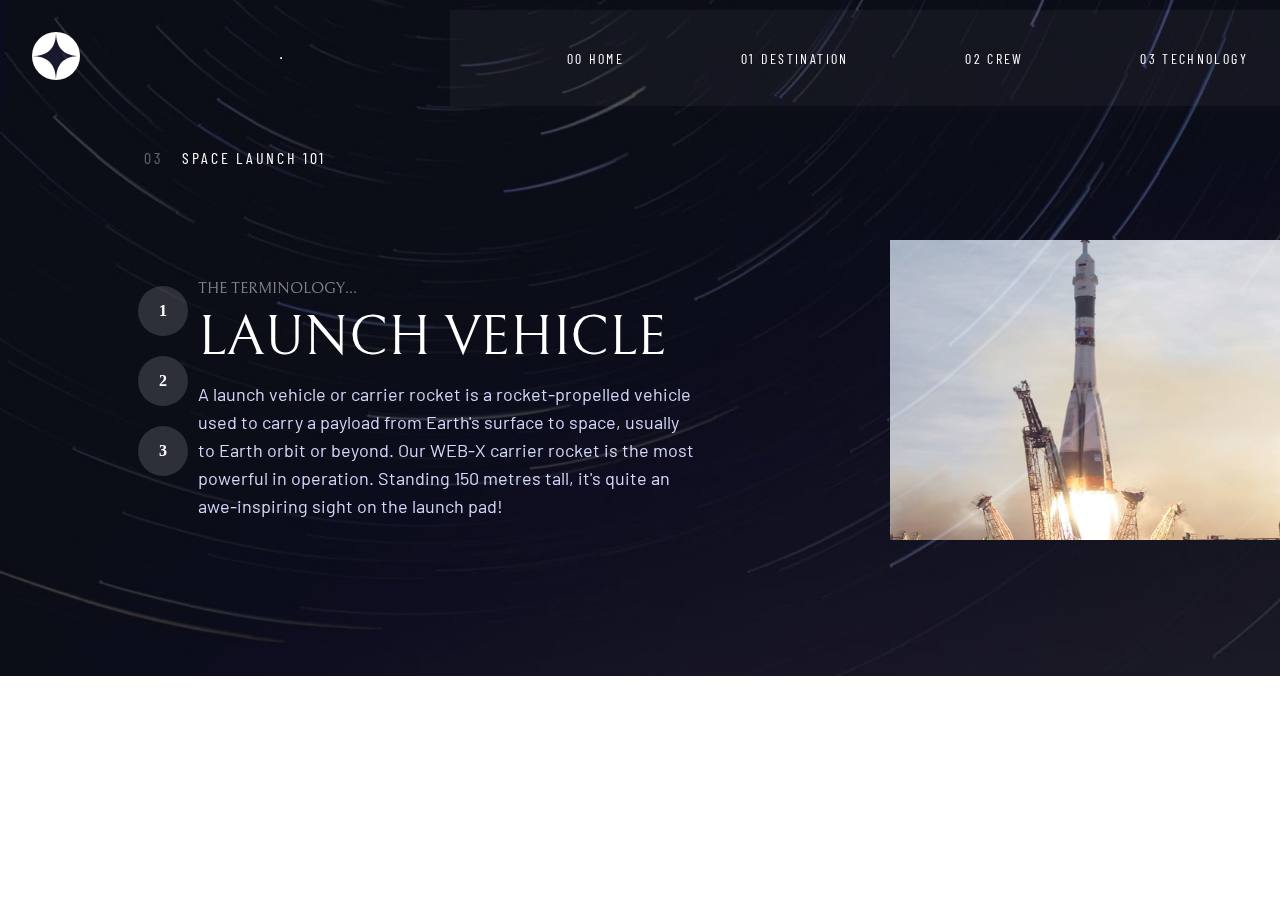
<file: technology-vehicle.html>
<!DOCTYPE html>
<html lang="en">
<head>
  <meta charset="UTF-8">
  <meta name="viewport" content="width=device-width, initial-scale=1.0">
  <link rel="icon" type="image/png" sizes="32x32" href="./assets/favicon-32x32.png">
  <link rel="stylesheet" href="./styles/technology.css">
  <link rel="preconnect" href="https://fonts.googleapis.com">
  <link rel="preconnect" href="https://fonts.googleapis.com">
  <link rel="preconnect" href="https://fonts.gstatic.com" crossorigin>
  <link href="https://fonts.googleapis.com/css2?family=Bellefair&display=swap" rel="stylesheet">
  <link rel="preconnect" href="https://fonts.gstatic.com" crossorigin>
  <link href="https://fonts.googleapis.com/css2?family=Barlow&family=Barlow+Condensed&display=swap" rel="stylesheet">
  <title>Frontend Mentor | Space tourism website</title>
</head>
<body>
  <header>
    <div class="header__logo">
      <a href="index.html"><img src="./assets/shared/logo.svg" alt="logo"></a>
    </div>
    <hr>
    <div class="navbar_main">
      <ul class="navbar" aria-expanded="false" id="primary-navigation" data-visible="false">
        <li><a href="index.html">00 HOME</a></li>
        <li><a href="destination-moon.html">01 DESTINATION</a></li>
        <li><a href="crew-commander.html">02 CREW</a></li>
        <li><a href="technology-vehicle.html">03 TECHNOLOGY</a></li>
      </ul>
    </div>
    <button class="mobile-nav-toggle" aria-controls="primary-navigation" aria-expanded="false"><span class="sr-only"></span></button>
  </header>

  <main class="tech__hero">
    <div class="tech-title">
      <h2><span class="">03</span> SPACE LAUNCH 101</h2>
    </div>
    <div class="tech__main">
      <div class="tech_hero_img">
        <img src="./assets/technology/image-launch-vehicle-portrait.jpg" alt="vehicle">
      </div>
      <div class="tech_hero_text">
        <div class="oval-navigation">
          <a href="technology-vehicle.html">1</a>
          <a href="technology-spaceport.html">2</a>
          <a href="technology-capsule.html">3</a>
          <!-- Add more links as needed -->
        </div>
        <div class="tech_text">
          <h1 class="title">THE TERMINOLOGY...</h1>
          <h1 class="name">LAUNCH VEHICLE</h1>
          <p>A launch vehicle or carrier rocket is a rocket-propelled vehicle used to carry a payload from Earth's surface to space, usually to Earth orbit or beyond. Our WEB-X carrier rocket is the most powerful in operation. Standing 150 metres tall, it's quite an awe-inspiring sight on the launch pad!</p>
        </div>
        <!-- <H1>SPACE</H1>
        <P>Let’s face it; if you want to go to space, you might as well genuinely go to outer space and not hover kind of on the edge of it. Well sit back, and relax because we’ll give you a truly out of this world experience!</P> -->
      </div>
    </div>
  </main>
  <script src="./nav/nav.js" defer></script>
</body>
</html>
</file>
<file: styles/index.css>
* {
    margin: 0;
    padding: 0;
    box-sizing: border-box;
}
body {
    /* border: 1px solid red; */
    background-image: url('../assets/home/background-home-mobile.jpg');
    /* background-position: fixed; */
    background-repeat: no-repeat;
    background-size: cover;
    color: white;
    overflow-x: hidden;
}
header {
    display: flex;
    justify-content: space-between;
    padding: 2em 2em 0;
    margin-bottom: 2em;
    align-items: center;
    overflow-x: hidden;
}
.header__logo a img:hover {
    transform: translateY(-3px);
}
.navbar li a {
    list-style-type: none;
    text-decoration: none;
    color: white;
}
.navbar li {
    margin: 2em 0;
    list-style-type: none;
    text-decoration: none;
}
.menu {
    cursor: pointer;
    transition: all .2s ease;
}
.menu:hover {
    /* background-color: darkgray; */
    transform: translateY(2px);
} 
.navbar {
    list-style-type: none;
    text-decoration: none;
    position: fixed;
    inset: 0 0 0 30%;
    padding: min(20vh, 10rem) 2em;
    background-color: hsl(0 0% 0% / 0.5);
    transition: all .30s ease-in-out;
    transform: translateX(100%);
}
.navbar li:hover {
    transform: translateY(-3px);
    /* background-color: #0B0D17; */
}
.mobile-nav-toggle {
    position: absolute;
    background-color: transparent;
    background-image: url("../assets/shared/icon-hamburger.svg");
    background-repeat: no-repeat;
    border: 0;
    width: 2rem;
    aspect-ratio: 1;
    top: 2rem;
    right: 2rem;
    z-index: 999;
    
}
.mobile-nav-toggle[aria-expanded="true"] {
    background-image: url("../assets/shared/icon-close.svg");
}
@supports (backdrop-filter: blur(1rem)) {
    .navbar {
        background: rgba(255, 255, 255, 0.04);
        backdrop-filter: blur(40.774227142333984px);
    }
}
.hero {
    padding: 2em 2em ;
    align-items: center;
    justify-content: center;
    text-align: center;
}
.hero_img {
    margin: 0 auto;
    margin-top: 15%;
    width: 150px; /* Adjust the width and height as needed */
    height: 150px;
    border-radius: 50%; /* Creates a circular shape */
    background-color: #fff; /* Background color of the circle */
    display: flex;
    align-items: center;
    justify-content: center;
    color: black; /* Text color */
    font-size: 1rem; /* Font size of the text */
    font-weight: bold; /* Font weight of the text */
}
hr {
    display: none;
}
.hero_text {
    align-items: center;
    justify-content: center;
}
.hero_text h3 {
    color: #D0D6F9;
    text-align: center;
    font-family: Barlow Condensed;
    font-size: 1rem;
    font-style: normal;
    font-weight: 400;
    line-height: normal;
    letter-spacing: 0.16875rem;
    margin-bottom: 5%;
}
.hero_text h1 {
    margin-bottom: 5%;
    font-size: 6rem;
    letter-spacing: 0.16875rem;
    font-weight: 100;
    font-style: normal;
}
.hero_text p {
    color: #D0D6F9;
    /* line-height: 1.5; */
    line-height: 1.5625rem;
    text-align: center;
    font-family: Barlow;
    font-size: 0.9375rem;
    font-style: normal;
    font-weight: 400;
    font-style: normal;
    margin-top: 5%;
}

/* tablets design start here */
@media (min-width: 768px) {
    body {
        overflow-x: hidden;
        background-image: url("../assets/home/background-home-tablet.jpg");
    }
    header {
        padding: 0;
        align-items: center;
    }
    .header__logo {
        margin: 2em;
    }
    .mobile-nav-toggle {
        display: none;
    }
    .navbar_main {
        display: flex; /* Display as flex for tablet and larger screens */
        align-items: center; /* Align items vertically in flex container */
        margin: 0;
        padding: 0;
        color: white;
        z-index: 0;
        /* transform: translateX(-100%); */
    }    
    .navbar {
        inset: auto;
        transform: translateX(0);
        /* background-color: transparent; */
        display: flex;
        margin: 0;
        padding: 0;
        background: rgba(255, 255, 255, 0.04);
        backdrop-filter: blur(40.774227142333984px);
        position: static;
        padding: 1em;
        font-size: 1.2rem;
        width: 450px;
        height: 96px;
        fill: #fff;
        align-items: center;
    }
    .navbar li {
        color: #FFF;
        font-family: Barlow Condensed;
        font-size: 14px;
        font-style: normal;
        font-weight: 400;
        line-height: normal;
        letter-spacing: 2.362px;
        margin: 0 auto;
        fill: #fff;
        margin-inline-end: 1rem; /* Adjust spacing between navigation items */
    }
    .navbar li a > span {
        display: none;
    }
    .hero {
        align-items: center;
        justify-content: center;
        text-align: center;
    }
    .hero_text h3 {
        letter-spacing: 3.375px;
        font-size: 20px;
    }
    .hero_text h1 {
        line-height: 150px; /* 100% */
        font-size: 150px;
    }
    .hero_text p {
        font-size: 16px;
        line-height: 28px;
        width: 445px;
        margin: 0 auto;
    }
    .hero_img {
        margin-top: 5em;
        width: 242px;
        height: 242px;
        color: #0B0D17;
        font-size: 32px;
        font-style: normal;
        font-weight: 400;
        line-height: normal;
        letter-spacing: 2px;
    }
}
/* tablets design end here */


/* desktops design start here */

@media (min-width: 1280px) {
    body {
        background-image: url("../assets/home/background-home-desktop.jpg");
        /* border: 1px solid red; */
    }
    .navbar {
        width: 830px;
        background: rgba(255, 255, 255, 0.04);
        font-size: 16px;
        font-style: normal;
        font-weight: 400;
        line-height: normal;
        display: flex;
        letter-spacing: 2.7px;
        backdrop-filter: blur(40.774227142333984px);
    }
    .navbar li {
        display: flex;
    }
    .navbar li a > span {
        display: inline;
        font-size: 16px;
        font-style: normal;
        font-weight: 700;
        line-height: normal;
        letter-spacing: 2.7px;
    }
    .hero {
        display: flex;
        align-items: center;
        justify-content: space-between;
        padding: 4em;
        text-align: initial;
    }
    .hero_text {
        margin: 3em 0 0 ;
    }
    .hero_text h3 {
        font-size: 25px;
    }
    .hero_text h1 {
        font-size: 150px;
    }
    .hero_text p {
        font-size: 18px;
        font-style: normal;
        font-weight: 400;
        line-height: 32px;
        text-align: initial;
    }
    .hero_img {
        width: 274px;
        height: 274px;
        font-size: 32px;
    }

}
</file>
<file: styles/crew.css>
* {
    margin: 0;
    padding: 0;
    box-sizing: border-box;
}
body {
    /* border: 1px solid red; */
    background-image: url('../assets/crew/background-crew-mobile.jpg');
    background-position: fixed;
    background-repeat: no-repeat;
    /* background-size: cover; */
    background-color: black;
    color: white;
}
header {
    display: flex;
    justify-content: space-between;
    padding: 2em 2em 0;
    margin-bottom: 2em;
    align-items: center;
}
.header__logo a img:hover {
    transform: translateY(-2px);
}
.navbar li {
    margin: 2em 0;
    list-style: none;
    text-decoration: none;
    color: white;
}
.navbar li a {
    list-style-type: none;
    text-decoration: none;
    color: white;
}
.navbar {
    list-style-type: none;
    text-decoration: none;
    position: fixed;
    inset: 0 0 0 30%;
    padding: min(20vh, 10rem) 2em;
    background-color: hsl(0 0% 0% / 0.5);
    transition: all .30s ease-in-out;
    transform: translateX(100%);
    z-index: 999;
}
.navbar li:hover {
    transform: translateY(-2px);
}
.mobile-nav-toggle {
    position: absolute;
    background-color: transparent;
    background-image: url("../assets/shared/icon-hamburger.svg");
    background-repeat: no-repeat;
    border: 0;
    width: 2rem;
    aspect-ratio: 1;
    top: 2rem;
    right: 2rem;
    z-index: 999;
    
}
.mobile-nav-toggle[aria-expanded="true"] {
    background-image: url("../assets/shared/icon-close.svg");
}
@supports (backdrop-filter: blur(1rem)) {
    .navbar {
        background: rgba(255, 255, 255, 0.04);
        backdrop-filter: blur(40.774227142333984px);
    }
}
.menu {
    cursor: pointer;
    transition: all .2s ease;
}
.menu:hover {
    /* background-color: darkgray; */
    transform: translateY(2px);
}
.crew__hero {
    padding: 2em 2em;
    align-items: center;
    justify-content: center;
}
.crew-title {
    align-items: center;
    text-align: center;
    justify-content: center;
    margin-bottom: 3em;
    /* border: 1px solid red; */
}
.crew-title h2 {
    color: #FFF;
    font-family: Barlow Condensed;
    font-size: 1rem;
    font-style: normal;
    font-weight: 400;
    line-height: normal;
    letter-spacing: 0.16875rem;
    text-transform: uppercase;
}
.crew-title h2 span {
    opacity: 0.35;
    margin-right: 0.8rem;   
}
.crew__main {
    align-items: center;
    text-align: center;
    justify-content: center;
    margin-top: 5%;
    width: 100%;
}   
.crew__main img {
    width: 11.07019rem;
    height: 13.875rem;
    /* z-index: 0; */
}
.dot-navigation {
    text-align: center;
    margin-top: 20px;
    cursor: pointer;
}
.dot {
    display: inline-block;
    width: 20px;
    height: 20px;
    margin: 10px 10px;
    background-color: black;
    border-radius: 50%;
    cursor: pointer;
}
.dot:hover {
    background-color: #555;
}
.title {
    color: #FFF;
    text-align: center;
    font-family: Bellefair;
    font-size: 1rem;
    font-style: normal;
    font-weight: 400;
    line-height: normal;
    text-transform: uppercase;
    opacity: 0.4951;
    margin-top: 1em;
    margin-bottom: .5em;
}
.name {
    color: #FFF;
    text-align: center;
    font-family: Bellefair;
    font-size: 1.5rem;
    font-style: normal;
    font-weight: 400;
    line-height: normal;
    text-transform: uppercase;
    margin: 0;
    margin-bottom: 1em;
}
.crew_text p {
    color: #D0D6F9;
    text-align: center;
    font-family: Barlow;
    font-size: 1rem;
    font-style: normal;
    font-weight: 400;
    line-height: 1.5625rem;
}

@media (min-width: 768px) {
    body {
        background-image: url("../assets/crew/background-crew-tablet.jpg");
        /* mix-blend-mode: screen; */
        /* background-position: center; */
        background-position: fixed;
        background-repeat: no-repeat;
        background-size: cover;
        padding: 0;
        margin: 0;
        z-index: 99;
    }
    header {
        padding: 0;
        align-items: center;
    }
    .header__logo {
        margin: 2em;
    }
    .mobile-nav-toggle {
        display: none;
    }
    .navbar_main {
        display: flex; /* Display as flex for tablet and larger screens */
        align-items: center; /* Align items vertically in flex container */
        margin: 0;
        padding: 0;
        color: white;
        z-index: 0;
    }    
    .navbar {
        inset: auto;
        transform: translateX(0);
        /* background-color: transparent; */
        display: flex;
        margin: 0;
        padding: 0;
        background: rgba(255, 255, 255, 0.04);
        backdrop-filter: blur(40.774227142333984px);
        position: static;
        padding: 1em;
        font-size: 1.2rem;
        width: 450px;
        height: 96px;
        flex-shrink: 0;
        align-items: center;
    }
    .navbar li {
        color: #FFF;
        font-family: Barlow Condensed;
        font-size: 14px;
        font-style: normal;
        font-weight: 400;
        line-height: normal;
        letter-spacing: 2.362px;
        margin: 0 auto;
        fill: #fff;
        margin-inline-end: 1rem;  /* Adjust spacing between navigation items */
    }
    .navbar li a > span {
        display: none;
    }
    .crew-title {
        /* justify-content: flex-end; */
        text-align: left;
    }
    .crew__main {
        /* padding: 2em 0 5em; */
        align-items: center;
        justify-content: center;
        text-align: center;
        display: flex;
        flex-direction: column-reverse;
    }
    .crew_hero_img {
        z-index: 999;
        align-items: flex-end;
        /* background: url("../assets/crew/image-douglas-hurley.png"), 0px 0px / 100% 100% no-repeat; */
        background-position: center;
        background-repeat: no-repeat;
        margin-bottom: 0;
        justify-content: center;
        text-align: center;
        width: 456.372px;
        height: 572px;
        /* z-index: 999; */
        margin-bottom: 0;
    }
    .crew_hero_img img {
        width: 100%;
        height: 572px;
        /* z-index: 999; */
    }
    .crew-pages {
        width: 285.5px;
        margin-left: 10%;
        font-size: 16px;
        font-style: normal;
        font-weight: 400;
        display: flex;
        gap: 4em;
        line-height: normal;
        letter-spacing: 2.7px;
    }
    .crew-pages a li {
        gap: 40px;
    }
    .crew_time {
        display: flex;
        align-items: center;
        width: 100%;
        gap: 5em;
        justify-content: center;
        text-align: center;
    }
    .crew_time p {
        font-size: 16px;
        letter-spacing: 2.362px;
    }
    .crew_time h2 {
        font-size: 28px;
    }
    .crew_time h1 {
        margin: .5em 0;
        font-style: normal;
        font-weight: 400;
        font-size: 80px;
        line-height: normal;
    }
    .crew_about {
        padding: 2em ;
        width: 458px;
    }
    .tile {
        font-size: 24px;
        font-weight: 400;
    }
    .name {
        font-size: 40px;
        font-weight: 400;
    }
    .crew_about p {
        line-height: 28px;
        font-size: 16px;
        font-weight: 400;
    }
    .dot-navigation {
        margin-bottom: 2em;
    }
    .dot {
        background-color: rgb(139, 139, 139);
        width: 20px;
        height: 20px;
    }

    
}

@media (min-width: 1280px) {
    body {
        background-image: url("../assets/crew/background-crew-desktop.jpg");
        background-position: fixed;
        z-index: 999;
    }
    .navbar {
        width: 830px;
        background: rgba(255, 255, 255, 0.04);
        font-size: 16px;
        font-style: normal;
        font-weight: 400;
        line-height: normal;
        display: flex;
        letter-spacing: 2.7px;
        backdrop-filter: blur(40.774227142333984px);
    }
    .navbar li {
        display: flex;
    }
    .navbar li a > span {
        display: inline;
        font-size: 16px;
        font-style: normal;
        font-weight: 700;
        line-height: normal;
        letter-spacing: 2.7px;
    }
    
    .crew-title {
        margin-left: 6em;
        font-size: 28px;
    }
    .crew__main {
        flex-direction: row-reverse;
        align-items: center;
        padding: 4em;
        text-align: initial;
    }
    .dot__main {
        display: flex;
        flex-direction: column-reverse;
    }
    .dot-navigation {
        align-items: initial;
        text-align: initial;
    }
    .dot {
        margin-left: 2em;
    }
    .crew_hero_img {
        width: 453.44px;
        height: 654px;
        z-index: 999;
    }
    .crew_hero_img img {
        width: 453.44px;
        height: 654px;
    }
    .crew_text {
        margin-right: 10em;
        text-align: initial;
    }
    .tile {
        font-size: 32px;
    }
    .crew_text h1 {
        text-align: initial;
    }
    .name {
        text-align: initial;
        margin-bottom: 0;
        font-size: 56px;
        width: 614px;
    }
    .crew_text p {
        text-align: initial;
        margin-top: 2%;
        font-size: 18px;
        width: 444px;
    }
    .crew_hero_img {
        width: 50%;
    }
    .tech_hero_text {
        display: grid;
        grid-template-columns: 1fr 1fr;
        align-items: center;
    }
}
</file>
<file: styles/destiny.css>
* {
    margin: 0;
    padding: 0;
    box-sizing: border-box;
}
body {
    /* border: 1px solid red; */
    background-image: url('../assets/destination/background-destination-mobile.jpg');
    background-position: fixed;
    background-repeat: no-repeat;
    background-size: cover;
    color: white;
    /* opacity: 0.2474; */
}
header {
    display: flex;
    justify-content: space-between;
    padding: 2em 2em 0;
    margin-bottom: 2em;
    align-items: center;
}
.header__logo a img:hover {
    transform: translateY(-2px);
}
.navbar_main ul {
    list-style-type: none;
    color: white;
}
.navbar li a {
    gap: 20px;
    list-style: none;
    text-decoration: none;
    color: white;
}
.navbar li {
    margin: 2em 0;
}
.navbar {
    list-style-type: none;
    text-decoration: none;
    position: fixed;
    inset: 0 0 0 30%;
    padding: min(20vh, 10rem) 2em;
    background-color: hsl(0 0% 0% / 0.5);
    transition: all .30s ease-in-out;
    transform: translateX(100%);
    z-index: 999;
}
.navbar li:hover {
    transform: translateY(-2%);
}
.mobile-nav-toggle {
    position: absolute;
    background-color: transparent;
    background-image: url("../assets/shared/icon-hamburger.svg");
    background-repeat: no-repeat;
    border: 0;
    width: 2rem;
    aspect-ratio: 1;
    top: 2rem;
    right: 2rem;
    z-index: 999;
    
}
.mobile-nav-toggle[aria-expanded="true"] {
    background-image: url(../assets/shared/icon-close.svg);
}
@supports (backdrop-filter: blur(1rem)) {
    .navbar {
        background: rgba(255, 255, 255, 0.04);
        backdrop-filter: blur(40.774227142333984px);
    }
}
.menu {
    cursor: pointer;
    transition: all .2s ease;
}
.menu:hover {
    /* background-color: darkgray; */
    transform: translateY(2px);
}
.destiny__hero{
    margin-top: 2em;
    padding: 2em;
}
.destiny_hero_img {
    width: 100%;
    align-items: center;
    justify-content: center;
    margin: 10% 0;
    /* border: 1px solid red; */
}
.destiny_hero_img img {
    width: 100%;
}
.des_choose {
    /* border: 1px solid red; */
    text-align: center;
    align-items: center;
}
.des_choose h2 {
    color: #FFF;
    font-family: Barlow Condensed;
    font-size: 1rem;
    font-style: normal;
    font-weight: 400;
    line-height: normal;
    letter-spacing: 0.16875rem;
    text-transform: uppercase;
} 
.des_choose h2 span {
    opacity: 0.35;
    margin-right: 0.8rem;
}
.hero_text {
    align-items: center;
    /* margin: 1em 0; */
    justify-content: center;
}
.moon-pages {
    display: flex;
    justify-content: space-between;
    list-style-type: none;
    color: white;
    font-family: 'Barlow Condensed', sans-serif;
    cursor: pointer;
    font-size: 0.985rem;
    font-weight: 400;
    cursor: pointer;
}
.moon-pages a {
    text-decoration: none;
    color: white;
    opacity: 0.7;
    letter-spacing: 0.14763rem;
}
.moon-pages a:hover {
    color: #fff; /* Change the color when the link is clicked or focused */
    border-bottom: 5px solid #fff;
}
.moon-pages a:active, a:focus {
    color: #fff; /* Change the color when the link is clicked or focused */
    border-bottom: 5px solid #fff; /* Add a 2px solid underline */
}
.moon-pages a.active {
    border-bottom: 5px solid white;
}
.destiny_text h1 {
    color: #FFF;
    text-align: center;
    font-family: Bellefair;
    font-size: 3.5rem;
    font-style: normal;
    font-weight: 400;
    line-height: normal;
}
.destiny_text p {
    color: #D0D6F9;
    text-align: center;
    font-family: Barlow;
    font-size: 1rem;
    font-style: normal;
    font-weight: 400;
    line-height: 1.5625rem;
}
hr {
    margin: 2em 0;
    background: #383B4B;
    color: #38384B;
    height: 0.0625rem;
}
.destiny_time {
    align-items: center;
    text-align: center;
}
.destiny_nav {
    margin-bottom: 1em;
}
.destiny_time h2 {
    margin: 1em 0;
    color: #FFF;
    text-align: center;
    font-family: Bellefair;
    font-size: 1.725rem;
    font-style: normal;
    font-weight: 400;
    line-height: normal;
}

@media (min-width: 768px) {
    body {
        /* border: 1px solid red; */
        background-image: url("../assets/destination/background-destination-tablet.jpg");
    }
    header {
        padding: 0;
        align-items: center;
    }
    .header__logo {
        margin: 2em;
    }
    .mobile-nav-toggle {
        display: none;
    }
    .navbar_main {
        display: flex; /* Display as flex for tablet and larger screens */
        align-items: center; /* Align items vertically in flex container */
        margin: 0;
        padding: 0;
        color: white;
        z-index: 0;
        /* transform: translateX(-100%); */
    }    
    .navbar {
        inset: auto;
        transform: translateX(0);
        /* background-color: transparent; */
        display: flex;
        margin: 0;
        padding: 0;
        background: rgba(255, 255, 255, 0.04);
        backdrop-filter: blur(40.774227142333984px);
        position: static;
        padding: 1em;
        font-size: 1.2rem;
        width: 450px;
        height: 96px;
        flex-shrink: 0;
        align-items: center;
    }
    .navbar li {
        color: #FFF;
        font-family: Barlow Condensed;
        font-size: 14px;
        font-style: normal;
        font-weight: 400;
        line-height: normal;
        letter-spacing: 2.362px;
        margin: 0 auto;
        fill: #fff;
        margin-inline-end: 1rem;  /* Adjust spacing between navigation items */
    }
    .navbar li a > span {
        display: none;
    }
    .des_choose {
        /* justify-content: flex-end; */
        text-align: left;
    }
    .destiny__main {
        padding: 5em;
        align-items: center;
        justify-content: center;
        text-align: center;
    }
    .destiny_hero_img {
        align-items: center;
        /* margin: 0 auto; */
        width: 90%;
        justify-content: center;
        text-align: center;
        margin-left: 5%;
    }
    .destiny_hero_img img {
        width: 80%;
        align-items: center;
    }
    .moon-pages {
        /* margin-inline-end: auto; */
        width: 285.5px;
        margin-left: 10%;
        font-size: 16px;
        font-style: normal;
        font-weight: 400;
        display: flex;
        gap: 4em;
        line-height: normal;
        letter-spacing: 2.7px;
    }
    .moon-pages a li {
        gap: 40px;
        align-items: center;
        /* justify-content: center; */
        margin-left: 1.2em;
        font-size: 16px;
    }
    .destiny_nav {
        /* border: 1px solid red; */
        align-items: center;
        text-align: center;
        justify-content: center;
        /* margin: 0 auto; */
    }
    .destiny_time {
        display: flex;
        align-items: center;
        width: 100%;
        gap: 5em;
        justify-content: center;
        text-align: center;
        /* border: 1px solid #0ff; */
    }
    .destiny_time p {
        font-size: 14px;
        letter-spacing: 2.362px;
    }
    .destiny_time h2 {
        font-size: 28px;
    }
    .destiny_text h1 {
        margin: .5em 0;
        font-style: normal;
        font-weight: 400;
        font-size: 80px;
        line-height: normal;
    }
   
}
/* tablets end here */

/* desktop styles from here */

@media (min-width: 1280px) {
    body {
        background-image: url("../assets/destination/background-destination-desktop.jpg");
        /* border: 1px solid red; */
    }
    .navbar {
        width: 830px;
        background: rgba(255, 255, 255, 0.04);
        font-size: 16px;
        font-style: normal;
        font-weight: 400;
        line-height: normal;
        display: flex;
        letter-spacing: 2.7px;
        backdrop-filter: blur(40.774227142333984px);
    }
    .navbar li {
        display: flex;
    }
    .navbar li a > span {
        display: inline;
        font-size: 16px;
        font-style: normal;
        font-weight: 700;
        line-height: normal;
        letter-spacing: 2.7px;
    }
    .des_choose h2 {
        margin-left: 5em;
        font-size: 28px;
    }
    .destiny__main {
        display: grid;
        grid-template-columns: 1fr 1fr;
        justify-content: space-between;
    }
    .hero_text {
        width: 445px;
        text-align: initial;
        align-items: initial;
        justify-content: initial;
    }
    .hero_text h1 {
        font-size: 100px;
        align-items: initial;
        text-align: initial;
    }
    .hero_text p {
        font-size: 18px;
        line-height: 32px;
        text-align: initial;
    }
    .destiny_nav {
        text-align: initial;
        align-items: initial;
        /* justify-content: initial; */
    }
    .moon-pages a li {
        align-items: initial;
        text-align: initial;
        font-size: 15px;
    }
}
</file>
<file: styles/technology.css>
* {
    margin: 0;
    padding: 0;
    box-sizing: border-box;
}
body {
    /* border: 1px solid red; */
    background-image: url('../assets/technology/background-technology-mobile.jpg');
    background-position: center;
    background-repeat: no-repeat;
    background-size: cover;
    color: white;
    /* mix-blend-mode: screen; */
    /* opacity: 0.2474; */
}
header {
    display: flex;
    justify-content: space-between;
    padding: 2em 2em 0;
    margin-bottom: 2em;
    align-items: center;
}
.header__logo a img:hover {
    transform: translateY(-2px);
}
.navbar li a {
    list-style-type: none;
    text-decoration: none;
    color: white;
}
.navbar li {
    margin: 2em 0;
    list-style-type: none;
    text-decoration: none;
}
.navbar {
    list-style-type: none;
    text-decoration: none;
    position: fixed;
    inset: 0 0 0 30%;
    color: white;
    padding: min(20vh, 10rem) 2em;
    background-color: hsl(0 0% 0% / 0.5);
    transition: all .30s ease-in-out;
    transform: translateX(100%);
    z-index: 999;
}
.navbar li:hover {
    transform: translateY(-2px);
}
.mobile-nav-toggle {
    position: absolute;
    background-color: transparent;
    background-image: url("../assets/shared/icon-hamburger.svg");
    background-repeat: no-repeat;
    border: 0;
    width: 2rem;
    aspect-ratio: 1;
    top: 2rem;
    right: 2rem;
    z-index: 999;
}
.mobile-nav-toggle[aria-expanded="true"] {
    background-image: url("../assets/shared/icon-close.svg");
}
@supports (backdrop-filter: blur(1rem)) {
    .navbar {
        background: rgba(255, 255, 255, 0.04);
        backdrop-filter: blur(40.774227142333984px);
    }
}
.menu {
    cursor: pointer;
    transition: all .2s ease;
}
.menu:hover {
    /* background-color: darkgray; */
    transform: translateY(2px);
}
.tech__hero{
    margin-top: 2em;
}
.tech_hero_img {
    width: 100%;
    align-items: center;
    justify-content: center;
}
.tech_hero_img img {
    width: 100%;
}
.tech_choose {
    text-align: center;
    align-items: center;
}

.tech__hero {
    /* padding: 2em 2em; */
    width: 100%;
    align-items: center;
    justify-content: center;
}
.tech-title {
    align-items: center;
    text-align: center;
    justify-content: center;
    margin-bottom: 3em;
}
.tech-title h2 {
    color: #FFF;
    font-family: Barlow Condensed;
    font-size: 1rem;
    font-style: normal;
    font-weight: 400;
    line-height: normal;
    letter-spacing: 0.16875rem;
    text-transform: uppercase;
}
.tech-title h2 span {
    opacity: 0.35;
    margin-right: 0.8rem;   
}
.tech__main {
    align-items: center;
    text-align: center;
    justify-content: center;
    margin-top: 5%;
    width: 100%;
}   
.tech_hero_img {
    width: 100%;

}
.tech_hero_img img {
    height: 200px;
}
.tech_hero_text {
    padding: 2em;
}
.tech_navigation {
    text-align: center;
    margin-top: 10px;
    cursor: pointer;
}
.oval-navigation {
    text-align: center;
    margin-top: 10px;
}
.oval-navigation a {
    display: inline-block;
    width: 50px;
    height: 50px;
    line-height: 50px;
    text-align: center;
    border-radius: 50%;
    stroke-width: 1px;
    stroke: #FFF;
    /* opacity: 0.25; */
    background-color: rgb(36, 36, 36);
    color: #fff;
    text-decoration: none;
    margin: 0 10px;
    font-weight: bold;
}
.oval-navigation a:hover {
    background-color: white;
    color: black;
}
.oval-navigation a:active {
    background-color: #fff; /* Adjust the active background color */
    color: #333; /* Adjust the active text color */
}
.title {
    color: #FFF;
    text-align: center;
    font-family: Bellefair;
    font-size: 1rem;
    font-style: normal;
    font-weight: 400;
    line-height: normal;
    text-transform: uppercase;
    opacity: 0.4951;
    margin-top: 1em;
    margin-bottom: .5em;
}
.name {
    color: #FFF;
    text-align: center;
    font-family: Bellefair;
    font-size: 1.5rem;
    font-style: normal;
    font-weight: 400;
    line-height: normal;
    text-transform: uppercase;
    margin: 0;
    margin-bottom: 1em;
}
.tech_text p {
    color: #D0D6F9;
    text-align: center;
    font-family: Barlow;
    font-size: 1rem;
    font-style: normal;
    font-weight: 400;
    line-height: 1.5625rem;
}

@media (min-width: 768px) {
    body {
        background-image: url("../assets/technology/background-technology-tablet.jpg");
        mix-blend-mode: screen;
        background-position: center;
        background-repeat: no-repeat;
        background-size: cover;
        padding: 0;
        margin: 0;
    }
    header {
        padding: 0;
        align-items: center;
    }
    .header__logo {
        margin: 2em;
    }
    .mobile-nav-toggle {
        display: none;
    }
    .navbar_main {
        display: flex; /* Display as flex for tablet and larger screens */
        align-items: center; /* Align items vertically in flex container */
        margin: 0;
        padding: 0;
        color: white;
        z-index: 0;
    }    
    .navbar {
        inset: auto;
        transform: translateX(0);
        display: flex;
        margin: 0;
        padding: 0;
        background: rgba(255, 255, 255, 0.04);
        backdrop-filter: blur(40.774227142333984px);
        position: static;
        padding: 1em;
        font-size: 1.2rem;
        width: 450px;
        height: 96px;
        flex-shrink: 0;
        align-items: center;
    }
    .navbar li {
        color: #FFF;
        font-family: Barlow Condensed;
        font-size: 14px;
        font-style: normal;
        font-weight: 400;
        line-height: normal;
        letter-spacing: 2.362px;
        margin: 0 auto;
        fill: #fff;
        margin-inline-end: 1rem;  /* Adjust spacing between navigation items */
    }
    .navbar li a > span {
        display: none;
    }
    .tech-title {
        /* justify-content: flex-end; */
        text-align: left;
        margin-left: 2em;
    }
    .tech__main {
        /* border: 1px solid #0f0; */
        align-items: center;
        justify-content: center;
        text-align: center;
        
    }
    .crew_hero_img {
        align-items: flex-end;
        /* background: url("../assets/crew/image-douglas-hurley.png"), 0px 0px / 100% 100% no-repeat; */
        background-position: center;
        background-repeat: no-repeat;
        margin-bottom: 0;
        justify-content: center;
        text-align: center;
        width: 456.372px;
        height: 572px;
        /* z-index: 999; */
        margin-bottom: 0;
    }
    .tech_hero_img img {
        height: 300px;
        /* z-index: 999; */
    }
    .crew-pages {
        width: 285.5px;
        margin-left: 10%;
        font-size: 16px;
        font-style: normal;
        font-weight: 400;
        display: flex;
        gap: 4em;
        line-height: normal;
        letter-spacing: 2.7px;
    }
    .crew-pages a li {
        gap: 40px;
    }
    .tech_about {
        padding: 2em ;
        width: 458px;
    }
    .tile {
        font-size: 24px;
        font-weight: 400;
    }
    .name {
        font-size: 40px;
        font-weight: 400;
    }
    .tech_text p {
        line-height: 28px;
        font-size: 16px;
        font-weight: 400;
    }
    .oval-navigation {
        margin-bottom: 2em;
    }
    .dot {
        background-color: rgb(139, 139, 139);
        width: 20px;
        height: 20px;
    }
    .tech_text {
        width: 458px;
        margin: 0 auto
        ;
    }
}
/* tablets design end here */


/* desktops design start here */

@media (min-width: 1280px) {
    body {
        background-image: url("../assets/technology/background-technology-desktop.jpg");
        /* border: 1px solid red; */
    }
    .navbar {
        width: 830px;
        background: rgba(255, 255, 255, 0.04);
        font-size: 16px;
        font-style: normal;
        font-weight: 400;
        line-height: normal;
        display: flex;
        letter-spacing: 2.7px;
        backdrop-filter: blur(40.774227142333984px);
    }
    .navbar li {
        display: flex;
    }
    .navbar li a > span {
        display: inline;
        font-size: 16px;
        font-style: normal;
        font-weight: 700;
        line-height: normal;
        letter-spacing: 2.7px;
    }
    .tech-title {
        margin-left: 9em;
    }
    .hero {
        display: flex;
        align-items: center;
        justify-content: space-between;
        padding: 4em;
        text-align: initial;
    }
    .hero_text {
        margin: 3em 0 0 ;
    }
    .hero_text h3 {
        font-size: 25px;
    }
    .hero_text h1 {
        font-size: 150px;
    }
    .hero_text p {
        font-size: 18px;
        font-style: normal;
        font-weight: 400;
        line-height: 32px;
        text-align: initial;
    }
    .hero_img {
        width: 274px;
        height: 274px;
        font-size: 32px;
    }
    .tech__main {
        display: flex;
        flex-direction: row-reverse;
    }
    .tech_text {
        margin-right: 10em;
        text-align: initial;
    }
    .tile {
        font-size: 16px;
    }
    .tech_text {
        width: 500px;
    }
    .tech_text h1 {
        text-align: initial;
    }
    .name {
        text-align: initial;
        margin-bottom: 0;
        font-size: 56px;
    }
    .tech_text p {
        text-align: initial;
        margin-top: 2%;
        font-size: 18px;
    }
    .tech_hero_img {
        width: 50%;
    }
    .tech_hero_text {
        display: grid;
        grid-template-columns: 1fr 1fr;
        align-items: center;
    }
    .oval-navigation {
        margin-left: 6em;
        display: flex;
        gap: 20px;
        flex-direction: column;
        
    }

}
</file>
